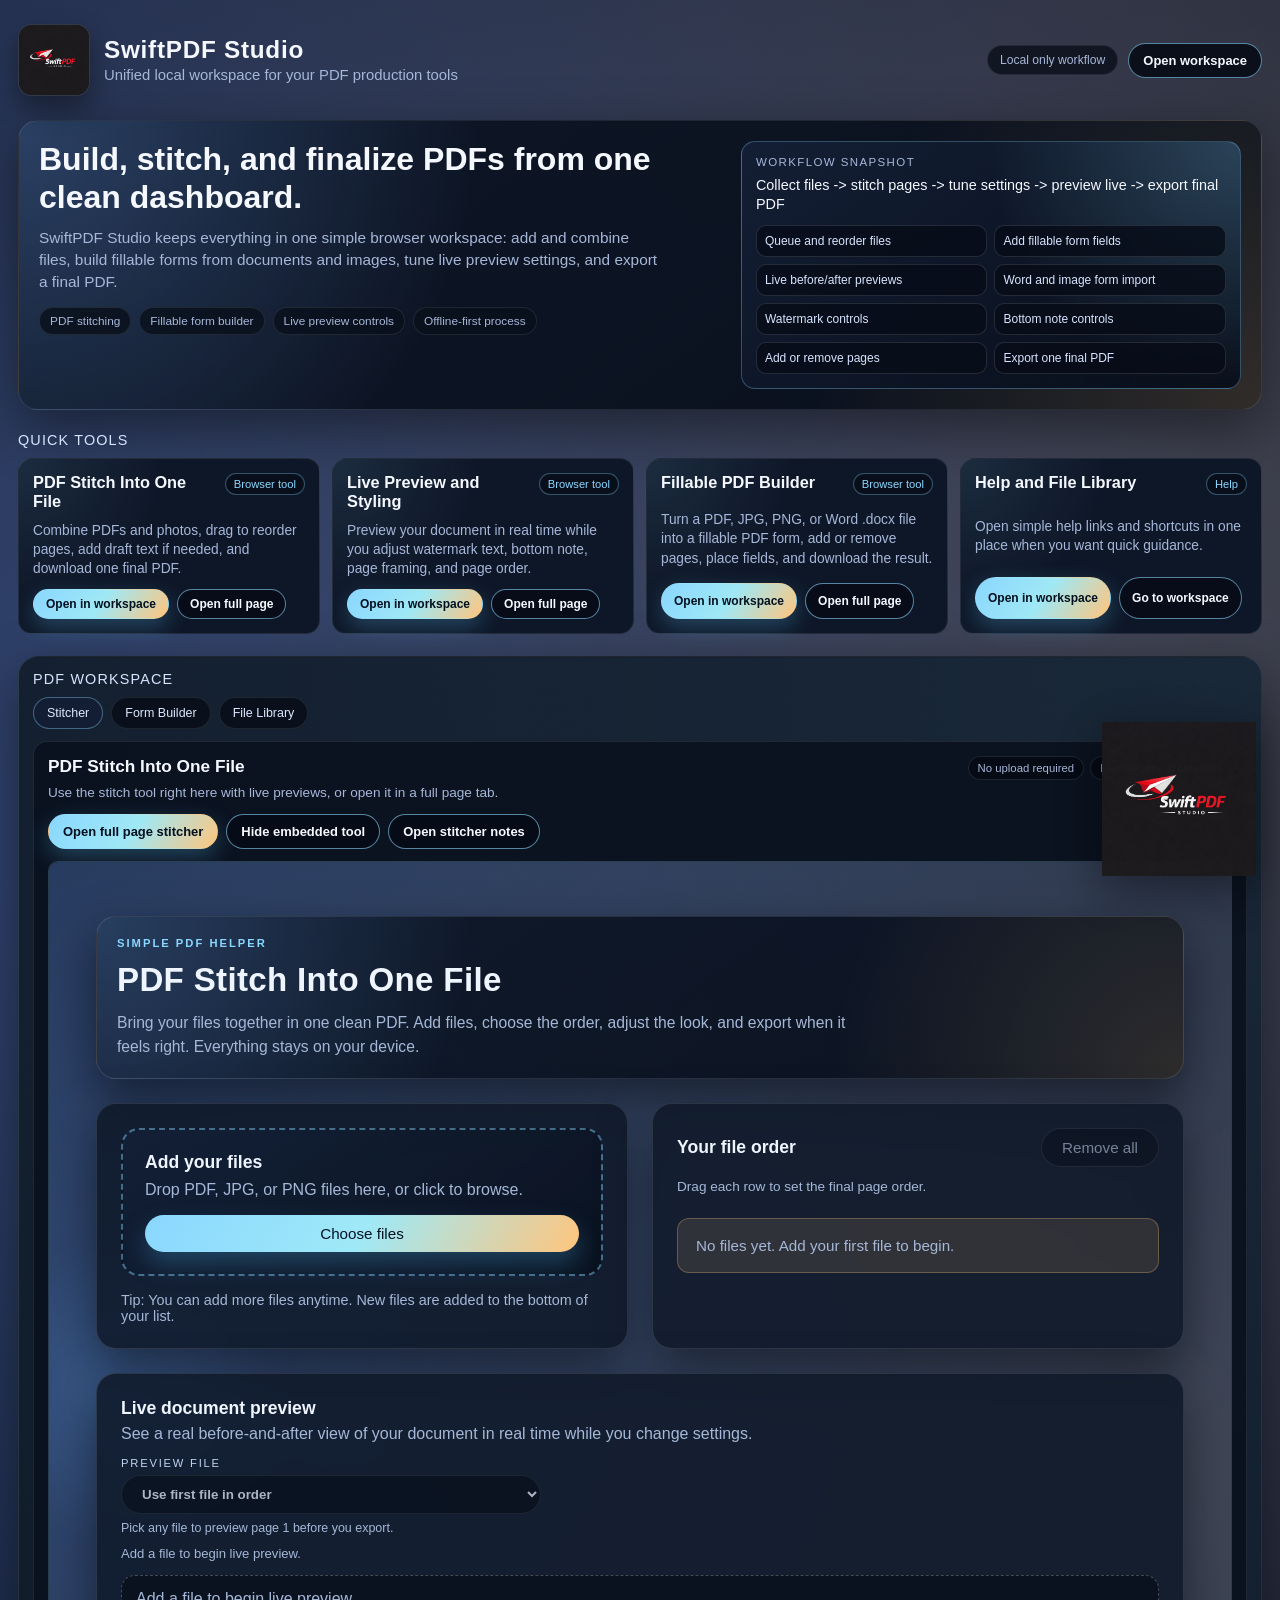
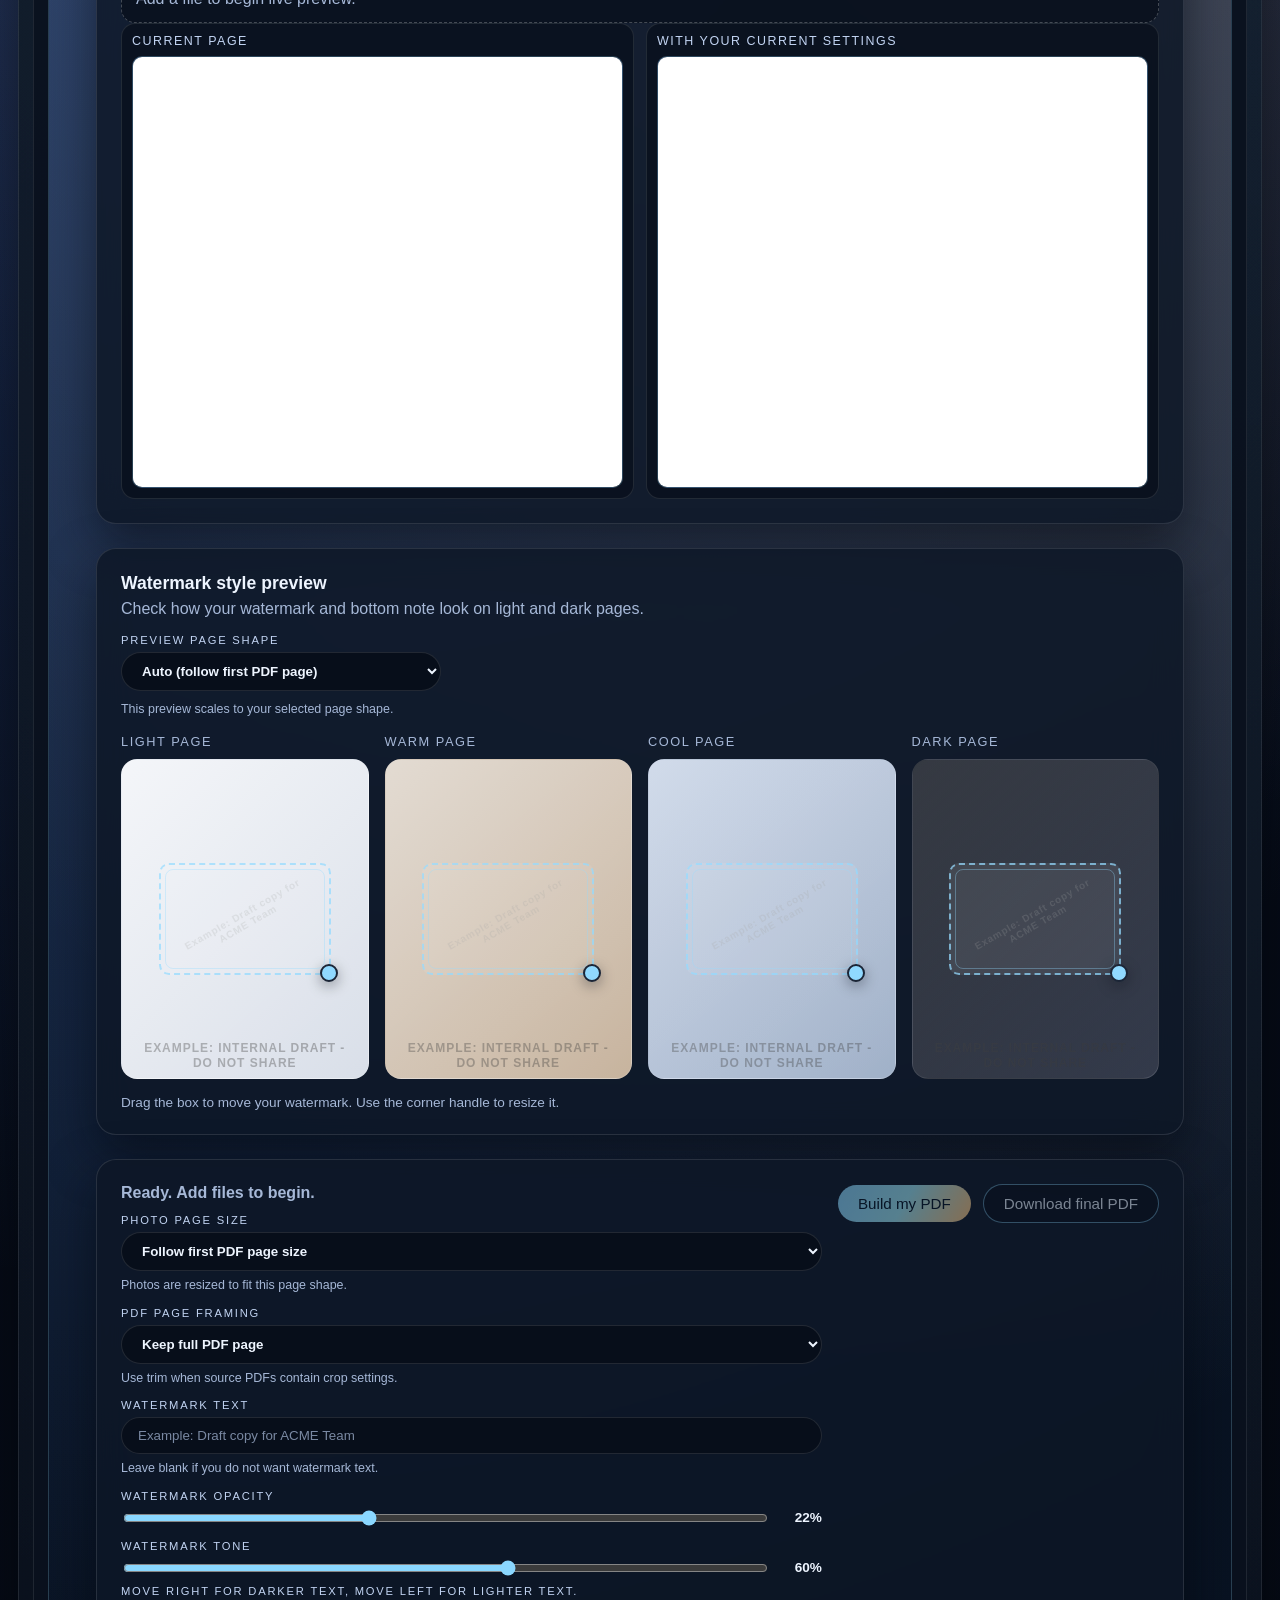
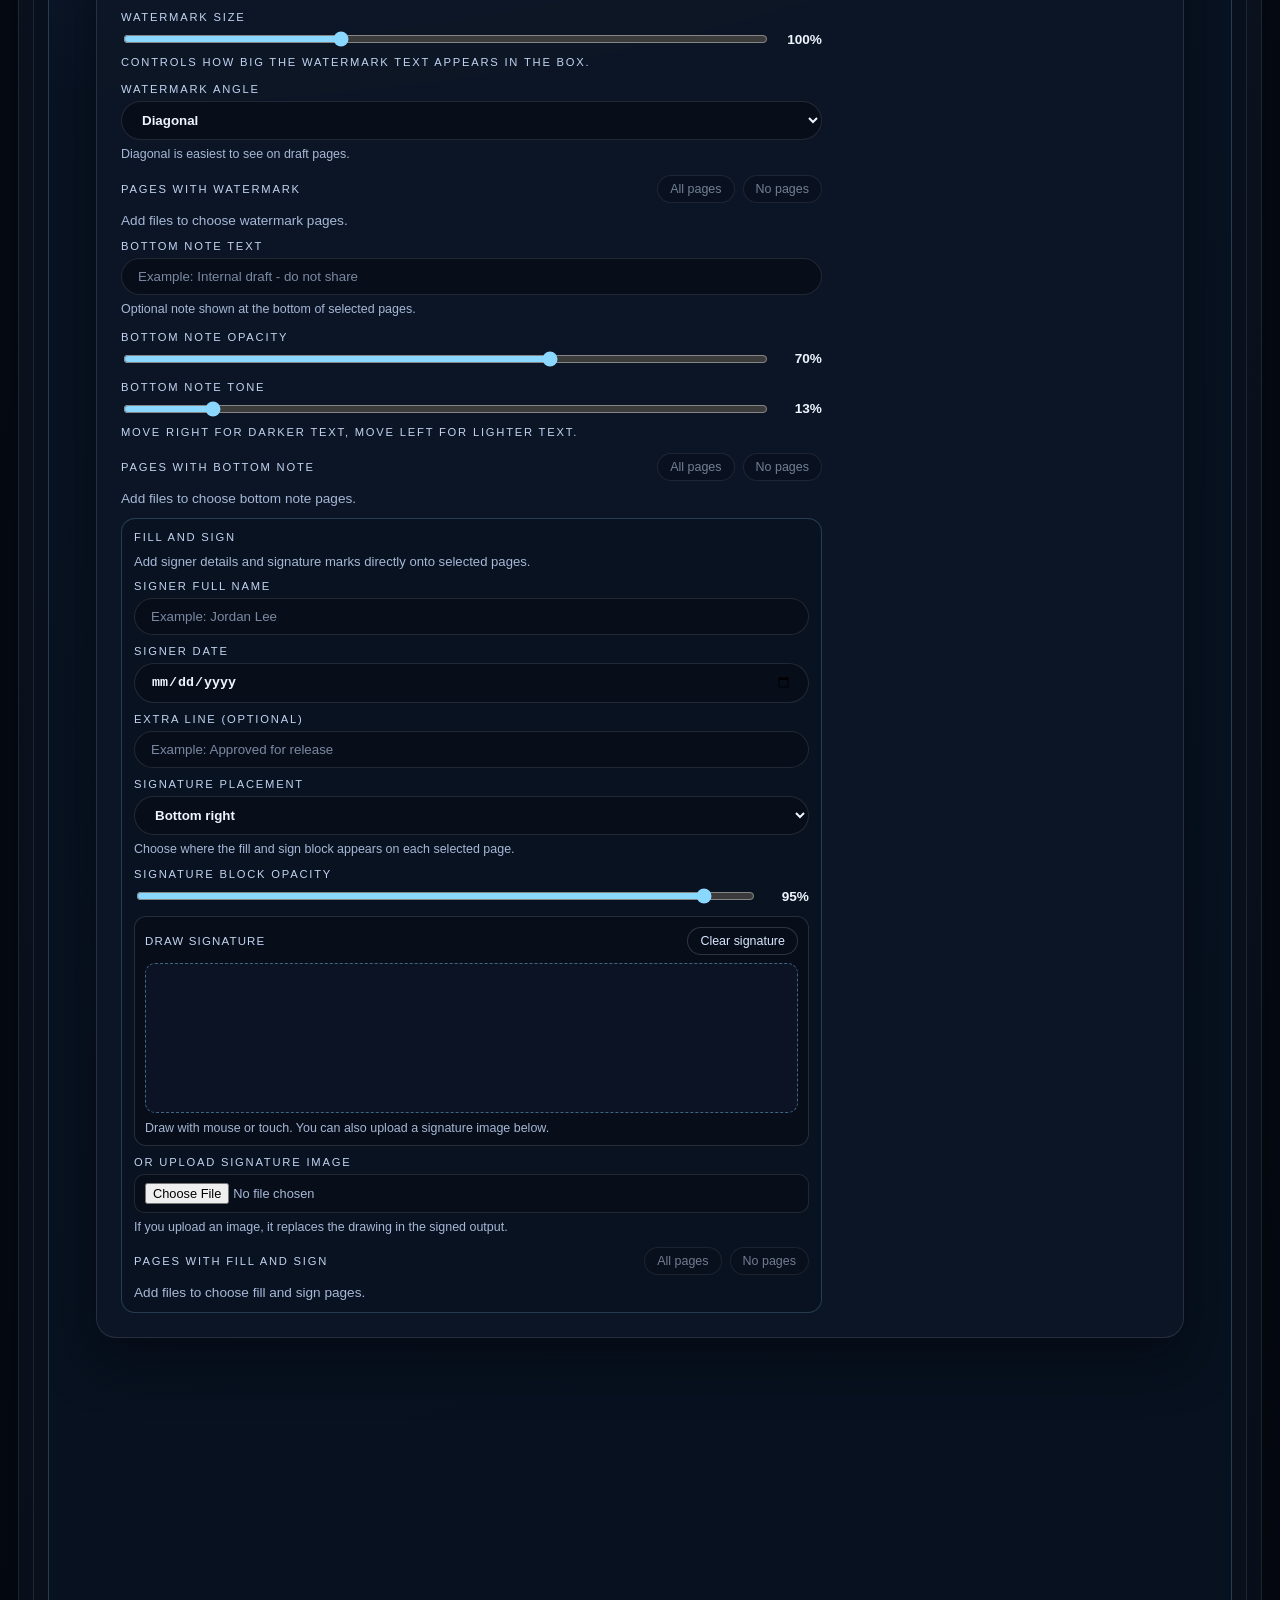
<file: index.html>
<!DOCTYPE html>
<html lang="en">
<head>
  <meta charset="UTF-8" />
  <meta name="viewport" content="width=device-width, initial-scale=1" />
  <title>SwiftPDF Studio - Unified Dashboard</title>
  <link rel="icon" href="data:image/svg+xml,%3Csvg xmlns='http://www.w3.org/2000/svg' viewBox='0 0 100 100'%3E%3Ctext y='.9em' font-size='90'%3E%F0%9F%92%BB%3C/text%3E%3C/svg%3E" />
  <link rel="stylesheet" href="dashboard.css" />
</head>
<body>
  <div class="app">
    <header class="topbar">
      <div class="brand">
        <div class="brand-mark" aria-hidden="true">
          <img class="brand-logo" src="./SwiftPDF%20Studio%20Logo.png" alt="" />
        </div>
        <div class="brand-copy">
          <div class="brand-title">SwiftPDF Studio</div>
          <div class="brand-subtitle">Unified local workspace for your PDF production tools</div>
        </div>
      </div>
      <div class="topbar-actions">
        <div class="chip">Local only workflow</div>
        <button class="btn btn-outline" type="button" data-action="open-workspace">Open workspace</button>
      </div>
    </header>

    <section class="hero">
      <div class="hero-main">
        <h1>Build, stitch, and finalize PDFs from one clean dashboard.</h1>
        <p>
          SwiftPDF Studio keeps everything in one simple browser workspace:
          add and combine files, build fillable forms from documents and images, tune live preview settings, and export a final PDF.
        </p>
        <div class="hero-tags">
          <span>PDF stitching</span>
          <span>Fillable form builder</span>
          <span>Live preview controls</span>
          <span>Offline-first process</span>
        </div>
      </div>
      <div class="hero-visual">
        <div class="hero-visual-title">Workflow snapshot</div>
        <div class="hero-visual-body">Collect files -> stitch pages -> tune settings -> preview live -> export final PDF</div>
          <div class="hero-visual-grid">
          <div class="visual-chip">Queue and reorder files</div>
          <div class="visual-chip">Add fillable form fields</div>
          <div class="visual-chip">Live before/after previews</div>
          <div class="visual-chip">Word and image form import</div>
          <div class="visual-chip">Watermark controls</div>
          <div class="visual-chip">Bottom note controls</div>
          <div class="visual-chip">Add or remove pages</div>
          <div class="visual-chip">Export one final PDF</div>
        </div>
      </div>
    </section>

    <section class="quick-tools">
      <div class="section-title">Quick tools</div>
      <div class="tool-grid">
        <article class="tool-card" data-target="stitch">
          <div class="tool-head">
            <h3>PDF Stitch Into One File</h3>
            <span class="tool-tag">Browser tool</span>
          </div>
          <p>Combine PDFs and photos, drag to reorder pages, add draft text if needed, and download one final PDF.</p>
          <div class="tool-actions">
            <button class="btn btn-small" type="button" data-target="stitch">Open in workspace</button>
            <a class="btn btn-small btn-outline" href="./PDF%20Stitch%20Into%20One%20File/index.html" target="_blank" rel="noopener">Open full page</a>
          </div>
        </article>

        <article class="tool-card" data-target="stitch">
          <div class="tool-head">
            <h3>Live Preview and Styling</h3>
            <span class="tool-tag">Browser tool</span>
          </div>
          <p>Preview your document in real time while you adjust watermark text, bottom note, page framing, and page order.</p>
          <div class="tool-actions">
            <button class="btn btn-small" type="button" data-target="stitch">Open in workspace</button>
            <a class="btn btn-small btn-outline" href="./PDF%20Stitch%20Into%20One%20File/index.html" target="_blank" rel="noopener">Open full page</a>
          </div>
        </article>

        <article class="tool-card" data-target="forms">
          <div class="tool-head">
            <h3>Fillable PDF Builder</h3>
            <span class="tool-tag">Browser tool</span>
          </div>
          <p>Turn a PDF, JPG, PNG, or Word .docx file into a fillable PDF form, add or remove pages, place fields, and download the result.</p>
          <div class="tool-actions">
            <button class="btn btn-small" type="button" data-target="forms">Open in workspace</button>
            <a class="btn btn-small btn-outline" href="./Fillable%20PDF%20Builder/index.html" target="_blank" rel="noopener">Open full page</a>
          </div>
        </article>

        <article class="tool-card" data-target="library">
          <div class="tool-head">
            <h3>Help and File Library</h3>
            <span class="tool-tag">Help</span>
          </div>
          <p>Open simple help links and shortcuts in one place when you want quick guidance.</p>
          <div class="tool-actions">
            <button class="btn btn-small" type="button" data-target="library">Open in workspace</button>
            <button class="btn btn-small btn-outline" type="button" data-action="open-workspace">Go to workspace</button>
          </div>
        </article>
      </div>
    </section>

    <section class="workspace-wrap" id="workspace">
      <div class="section-title">PDF workspace</div>

      <div class="workspace-tabs">
        <button class="tab active" type="button" data-target="stitch">Stitcher</button>
        <button class="tab" type="button" data-target="forms">Form Builder</button>
        <button class="tab" type="button" data-target="library">File Library</button>
      </div>

      <div class="workspace-panels">
        <article class="panel active" id="panel-stitch">
          <div class="panel-header">
            <div>
              <h2>PDF Stitch Into One File</h2>
              <p>Use the stitch tool right here with live previews, or open it in a full page tab.</p>
            </div>
            <div class="panel-badges">
              <span>No upload required</span>
              <span>Live document previews</span>
            </div>
          </div>
          <div class="panel-actions">
            <a class="btn" href="./PDF%20Stitch%20Into%20One%20File/index.html" target="_blank" rel="noopener">Open full page stitcher</a>
            <button class="btn btn-outline" type="button" data-action="toggle-embed" data-embed-wrap="stitch-embed-wrap">Hide embedded tool</button>
            <a class="btn btn-outline" href="./PDF%20Stitch%20Into%20One%20File/README.md" target="_blank" rel="noopener">Open stitcher notes</a>
          </div>
          <div class="embed-wrap" id="stitch-embed-wrap">
            <iframe
              id="stitch-embed"
              title="PDF Stitch Into One File"
              src="./PDF%20Stitch%20Into%20One%20File/index.html"
              loading="lazy"></iframe>
          </div>
        </article>

        <article class="panel" id="panel-forms">
          <div class="panel-header">
            <div>
              <h2>Fillable PDF Builder</h2>
              <p>Use the browser form builder right here to turn a document into a fillable PDF with editable fields and page controls.</p>
            </div>
            <div class="panel-badges">
              <span>PDF, JPG, PNG, DOCX</span>
              <span>Page add and remove</span>
            </div>
          </div>
          <div class="panel-actions">
            <a class="btn" href="./Fillable%20PDF%20Builder/index.html" target="_blank" rel="noopener">Open full page form builder</a>
            <button class="btn btn-outline" type="button" data-action="toggle-embed" data-embed-wrap="forms-embed-wrap">Hide embedded tool</button>
          </div>
          <div class="embed-wrap" id="forms-embed-wrap">
            <iframe
              id="forms-embed"
              title="Fillable PDF Builder"
              src="./Fillable%20PDF%20Builder/index.html"
              loading="lazy"></iframe>
          </div>
        </article>

        <article class="panel" id="panel-library">
          <div class="panel-header">
            <div>
              <h2>Suite File Library</h2>
              <p>Helpful links for browser-based use of SwiftPDF Studio.</p>
            </div>
            <div class="panel-badges">
              <span>Fast navigation</span>
              <span>Novice friendly</span>
            </div>
          </div>

          <div class="library-grid">
            <section class="meta-card">
              <h3>Start here</h3>
              <a href="./PDF%20Stitch%20Into%20One%20File/index.html" target="_blank" rel="noopener">Open stitcher app</a>
              <a href="./Fillable%20PDF%20Builder/index.html" target="_blank" rel="noopener">Open fillable form builder</a>
              <a href="./index.html" target="_blank" rel="noopener">Open dashboard home</a>
              <a href="./PDF%20Stitch%20Into%20One%20File/index.html" target="_blank" rel="noopener">Open full-page stitcher</a>
              <a href="./PDF%20Stitch%20Into%20One%20File/README.md" target="_blank" rel="noopener">Open quick guide</a>
            </section>

            <section class="meta-card">
              <h3>Brand and help</h3>
              <a href="./PDF%20Stitch%20Into%20One%20File/README.md" target="_blank" rel="noopener">Open usage guide</a>
              <a href="./PDF%20Stitch%20Into%20One%20File/index.html" target="_blank" rel="noopener">Open browser tool directly</a>
              <a href="./Fillable%20PDF%20Builder/index.html" target="_blank" rel="noopener">Open form tool directly</a>
              <a href="./SwiftPDF%20Studio%20Logo.png" target="_blank" rel="noopener">Open logo image</a>
            </section>

            <section class="meta-card">
              <h3>Suite startup helpers</h3>
              <button class="btn btn-outline" type="button" data-target="stitch">Go to Stitcher panel</button>
              <button class="btn btn-outline" type="button" data-target="forms">Go to Form Builder panel</button>
              <button class="btn btn-outline" type="button" data-target="library">Stay on File Library panel</button>
              <button class="btn btn-outline" type="button" data-action="open-workspace">Return to workspace top</button>
            </section>
          </div>
        </article>
      </div>
    </section>

    <footer class="footer">
      <span>SwiftPDF Studio by GTBailey Tech Solutions LLC</span>
      <span id="year"></span>
    </footer>
  </div>

  <script src="dashboard.js"></script>
</body>
</html>
</file>
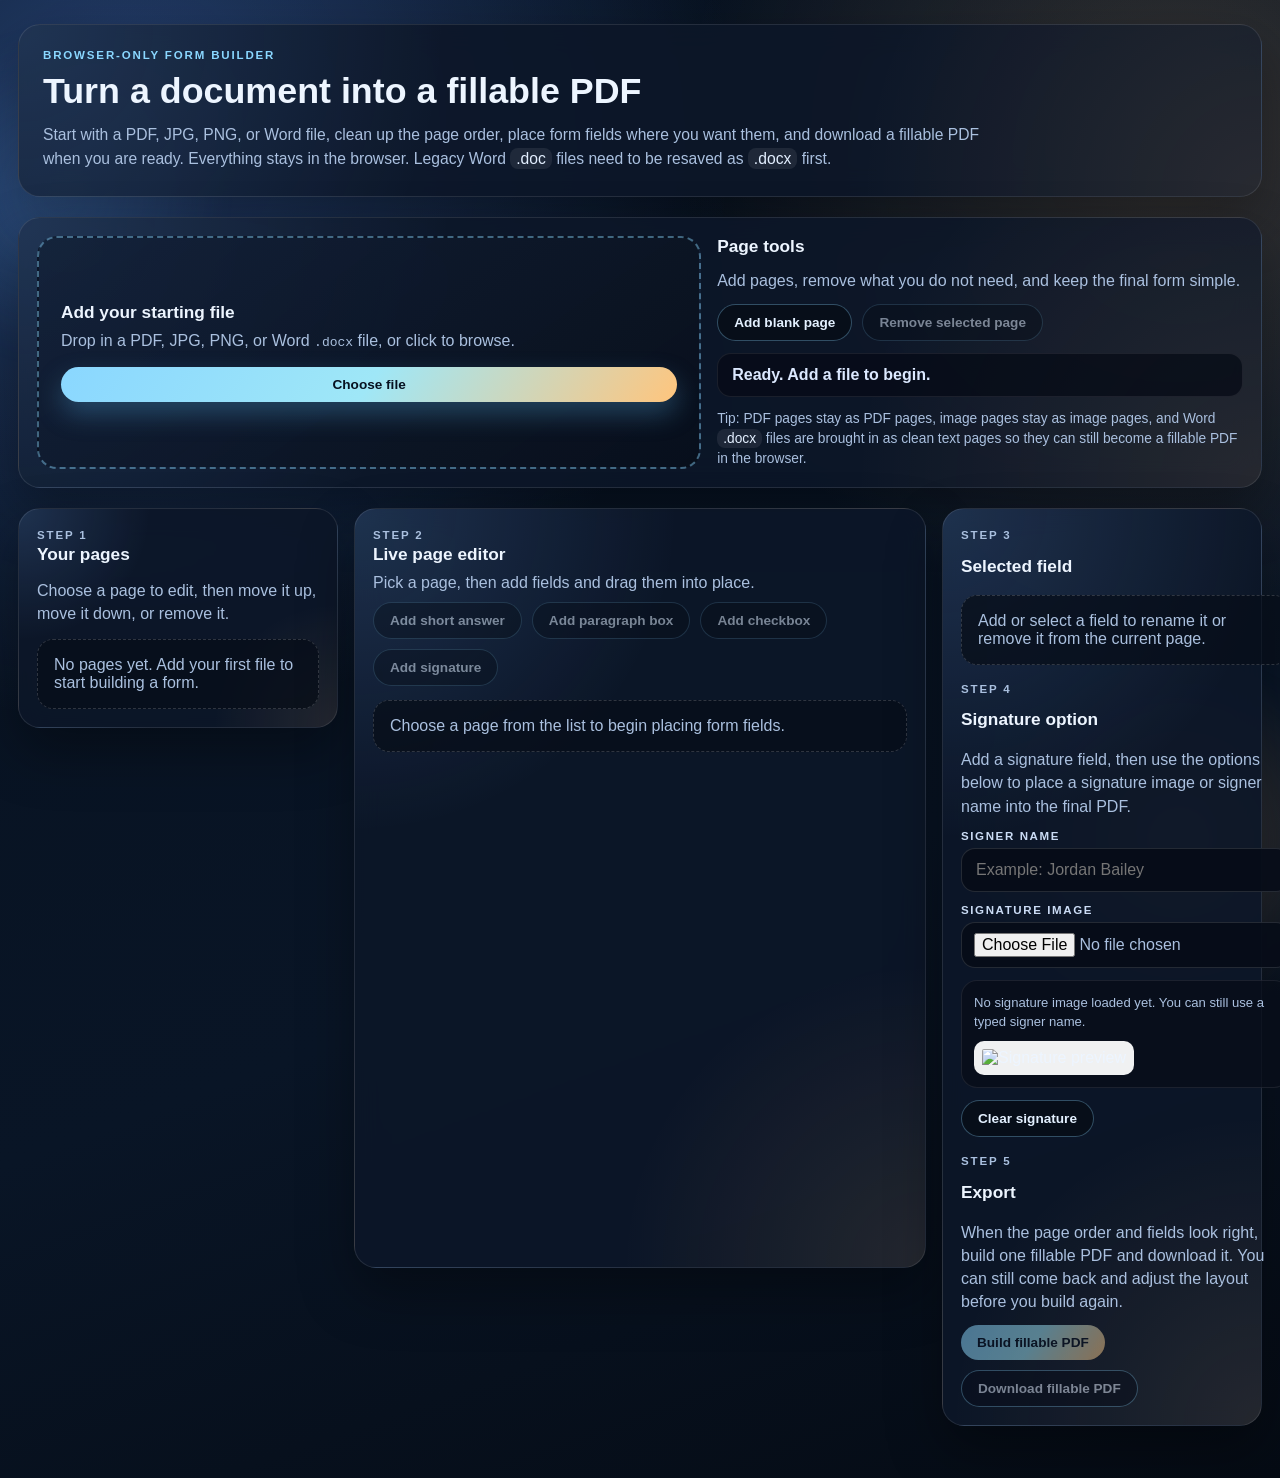
<file: Fillable PDF Builder/index.html>
<!doctype html>
<html lang="en">
  <head>
    <meta charset="UTF-8" />
    <meta name="viewport" content="width=device-width, initial-scale=1" />
    <title>SwiftPDF Studio - Fillable PDF Builder</title>
    <link rel="icon" href="data:image/svg+xml,%3Csvg xmlns='http://www.w3.org/2000/svg' viewBox='0 0 100 100'%3E%3Ctext y='.9em' font-size='90'%3E%F0%9F%92%BB%3C/text%3E%3C/svg%3E" />
    <link rel="stylesheet" href="styles.css?v=20260331d" />
  </head>
  <body>
    <div class="ambient orb-one"></div>
    <div class="ambient orb-two"></div>

    <main class="shell">
      <header class="hero">
        <p class="eyebrow">Browser-only form builder</p>
        <h1>Turn a document into a fillable PDF</h1>
        <p class="subhead">
          Start with a PDF, JPG, PNG, or Word file, clean up the page order, place form fields where you want them,
          and download a fillable PDF when you are ready. Everything stays in the browser. Legacy Word
          <code>.doc</code> files need to be resaved as <code>.docx</code> first.
        </p>
      </header>

      <section class="panel top-grid">
        <div class="dropzone" id="dropzone">
          <div class="dropzone-copy">
            <h2>Add your starting file</h2>
            <p>Drop in a PDF, JPG, PNG, or Word <code>.docx</code> file, or click to browse.</p>
          </div>
          <button type="button" class="primary" id="browseBtn">Choose file</button>
          <input
            id="fileInput"
            type="file"
            multiple
            accept=".pdf,.jpg,.jpeg,.png,.doc,.docx,application/pdf,image/jpeg,image/png,application/msword,application/vnd.openxmlformats-officedocument.wordprocessingml.document" />
        </div>

        <div class="quick-actions">
          <div class="quick-actions-head">
            <h2>Page tools</h2>
            <p>Add pages, remove what you do not need, and keep the final form simple.</p>
          </div>
          <div class="quick-actions-buttons">
            <button type="button" class="ghost" id="addBlankPageBtn">Add blank page</button>
            <button type="button" class="ghost" id="removePageBtn" disabled>Remove selected page</button>
          </div>
          <div class="status" id="status">Ready. Add a file to begin.</div>
          <p class="quick-note">
            Tip: PDF pages stay as PDF pages, image pages stay as image pages, and Word <code>.docx</code> files are
            brought in as clean text pages so they can still become a fillable PDF in the browser.
          </p>
        </div>
      </section>

      <section class="workspace">
        <aside class="panel rail">
          <div class="rail-head">
            <div>
              <p class="mini-label">Step 1</p>
              <h2>Your pages</h2>
            </div>
            <p>Choose a page to edit, then move it up, move it down, or remove it.</p>
          </div>
          <ul class="page-list" id="pageList"></ul>
          <div class="empty-state" id="pageEmpty">No pages yet. Add your first file to start building a form.</div>
        </aside>

        <section class="panel editor">
          <div class="editor-head">
            <div>
              <p class="mini-label">Step 2</p>
              <h2>Live page editor</h2>
              <p>Pick a page, then add fields and drag them into place.</p>
            </div>
            <div class="tool-row">
              <button type="button" class="ghost" id="addTextFieldBtn">Add short answer</button>
              <button type="button" class="ghost" id="addTextareaFieldBtn">Add paragraph box</button>
              <button type="button" class="ghost" id="addCheckboxFieldBtn">Add checkbox</button>
              <button type="button" class="ghost" id="addSignatureFieldBtn">Add signature</button>
            </div>
          </div>

          <div class="editor-empty" id="editorEmpty">Choose a page from the list to begin placing form fields.</div>

          <div class="editor-stage-wrap" id="editorStageWrap" hidden>
            <div class="editor-meta">
              <div class="editor-meta-title" id="selectedPageTitle">No page selected</div>
              <div class="editor-meta-copy" id="selectedPageMeta">Page details will appear here.</div>
            </div>
            <div class="page-frame" id="pageFrame" style="--page-ratio: 0.7727">
              <div class="page-surface" id="pageSurface">
                <canvas id="pdfCanvas" hidden></canvas>
                <img id="imagePreview" alt="" hidden />
                <div class="docx-preview" id="docxPreview" hidden></div>
                <div class="blank-preview" id="blankPreview" hidden>
                  <span>Blank page ready for fields</span>
                </div>
                <div class="field-layer" id="fieldLayer"></div>
              </div>
            </div>
            <p class="editor-hint">
              Drag a field to move it. Use the bottom-right handle to resize it. Checkbox labels stay beside the box so
              the form is easier to read.
            </p>
          </div>
        </section>

        <aside class="panel inspector">
          <div class="inspector-block">
            <p class="mini-label">Step 3</p>
            <h2>Selected field</h2>
            <div class="inspector-empty" id="fieldEmpty">
              Add or select a field to rename it or remove it from the current page.
            </div>

            <div class="field-settings" id="fieldSettings" hidden>
              <label class="input-group">
                <span>Field label</span>
                <input id="fieldLabelInput" type="text" placeholder="Example: Full name" />
              </label>

              <div class="field-summary" id="fieldSummary"></div>

              <div class="inspector-actions">
                <button type="button" class="ghost" id="removeFieldBtn">Remove selected field</button>
              </div>
            </div>
          </div>

          <div class="inspector-block signature-block">
            <p class="mini-label">Step 4</p>
            <h2>Signature option</h2>
            <p>Add a signature field, then use the options below to place a signature image or signer name into the final PDF.</p>

            <label class="input-group">
              <span>Signer name</span>
              <input id="signatureNameInput" type="text" placeholder="Example: Jordan Bailey" />
            </label>

            <label class="input-group file-group">
              <span>Signature image</span>
              <input id="signatureUploadInput" type="file" accept="image/png,image/jpeg" />
            </label>

            <div class="signature-preview-card" id="signaturePreviewCard">
              <div class="signature-preview-copy" id="signaturePreviewCopy">No signature image loaded yet. You can still use a typed signer name.</div>
              <img id="signaturePreviewImage" alt="Signature preview" hidden />
            </div>

            <div class="inspector-actions">
              <button type="button" class="ghost" id="clearSignatureBtn">Clear signature</button>
            </div>
          </div>

          <div class="inspector-block export-block">
            <p class="mini-label">Step 5</p>
            <h2>Export</h2>
            <p>
              When the page order and fields look right, build one fillable PDF and download it. You can still come
              back and adjust the layout before you build again.
            </p>
            <div class="export-actions">
              <button type="button" class="primary" id="buildBtn" disabled>Build fillable PDF</button>
              <a class="secondary disabled" id="downloadLink" href="#" download="swiftpdf-fillable-form.pdf">Download fillable PDF</a>
            </div>
          </div>
        </aside>
      </section>
    </main>

    <noscript>
      <div class="noscript">Please enable JavaScript to use the fillable PDF builder.</div>
    </noscript>

    <script src="vendor/pdf-lib.min.js?v=20260331d"></script>
    <script src="vendor/pdf.min.js?v=20260331d"></script>
    <script src="vendor/mammoth.browser.min.js?v=20260331d"></script>
    <script src="app.js?v=20260331d"></script>
  </body>
</html>
</file>
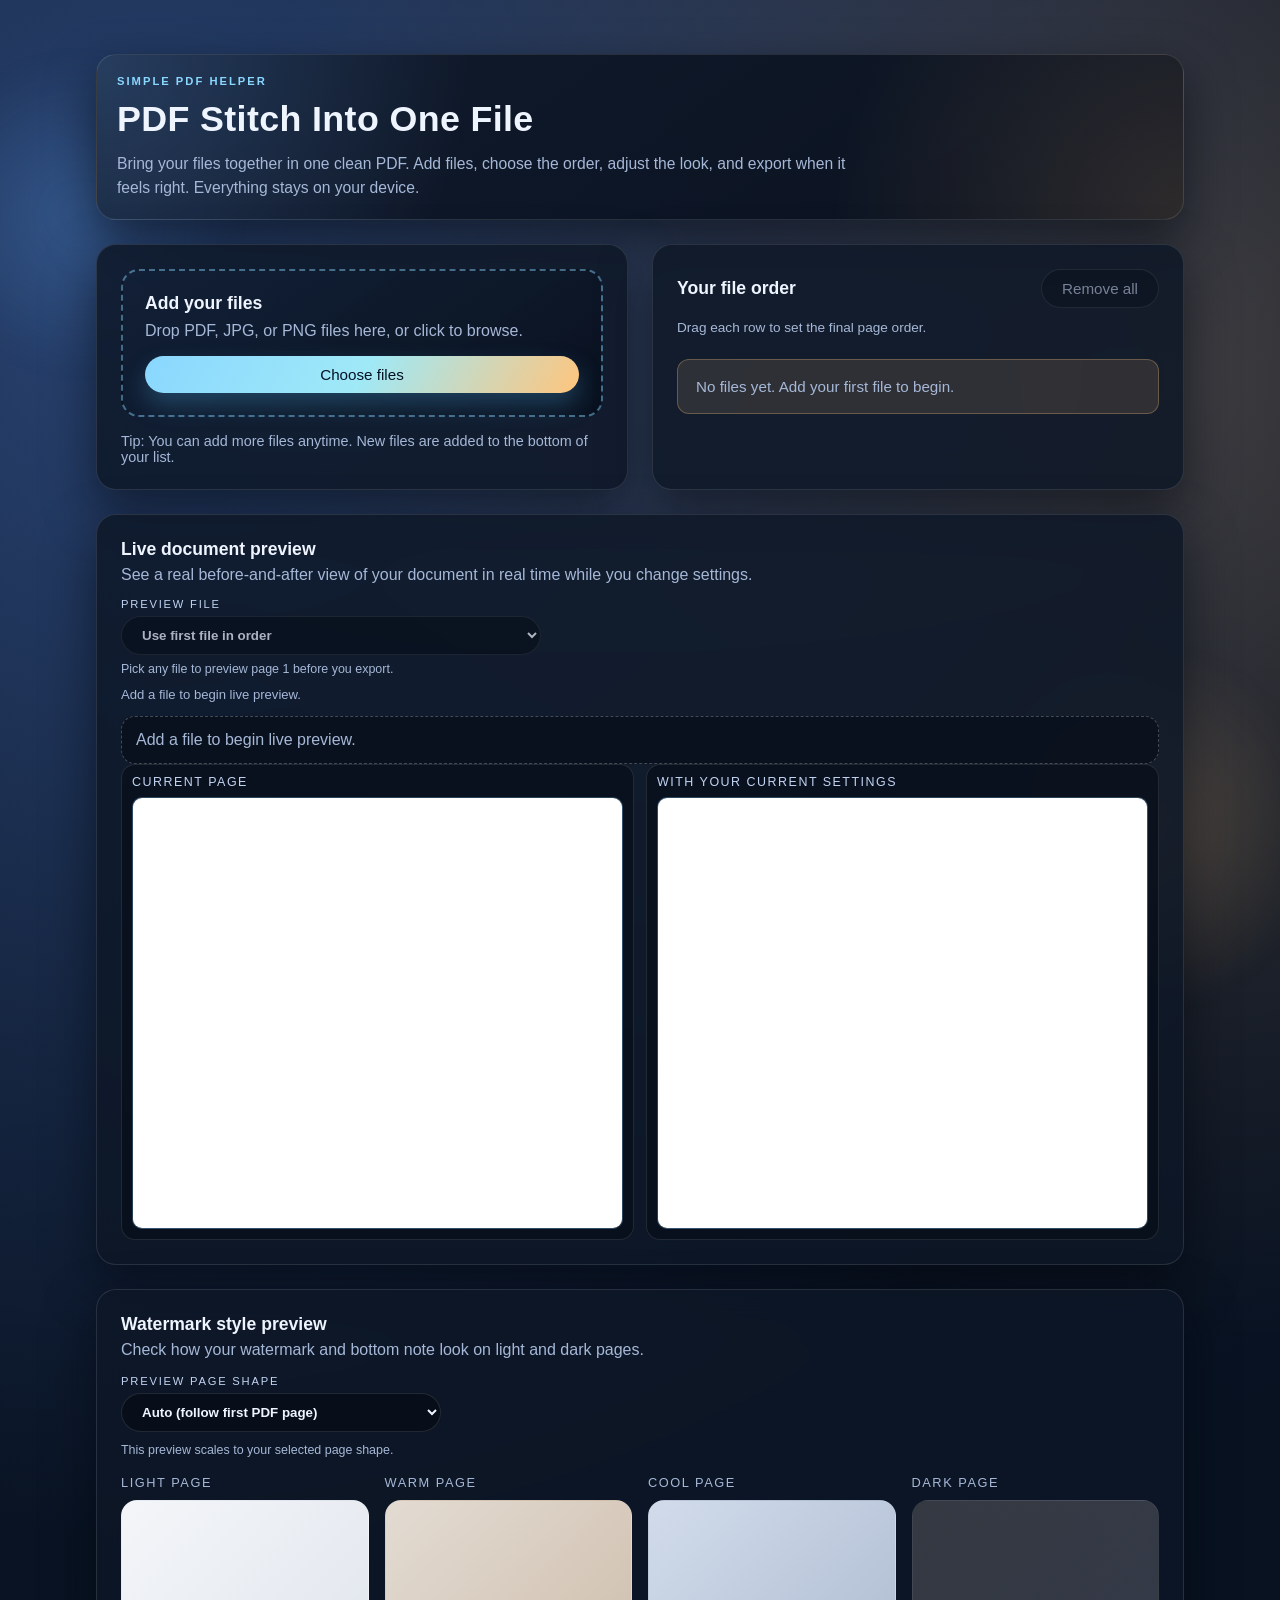
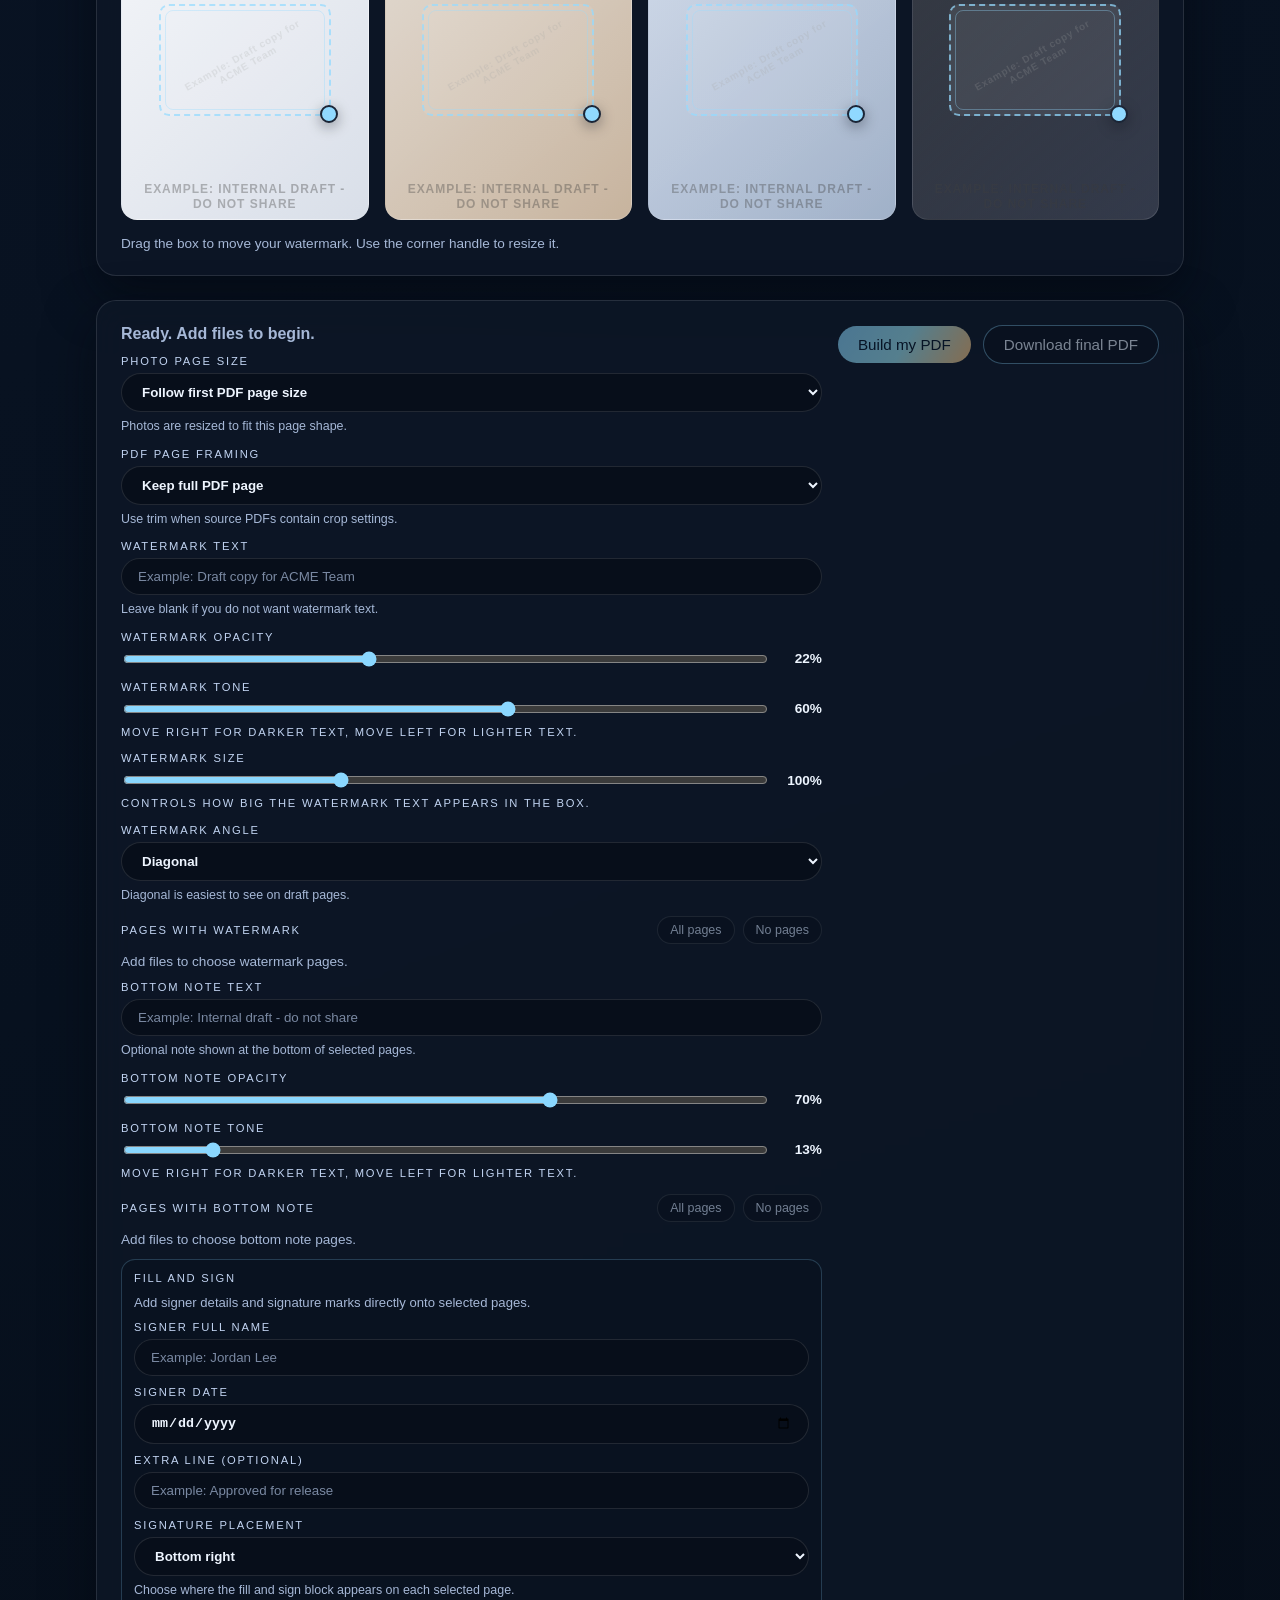
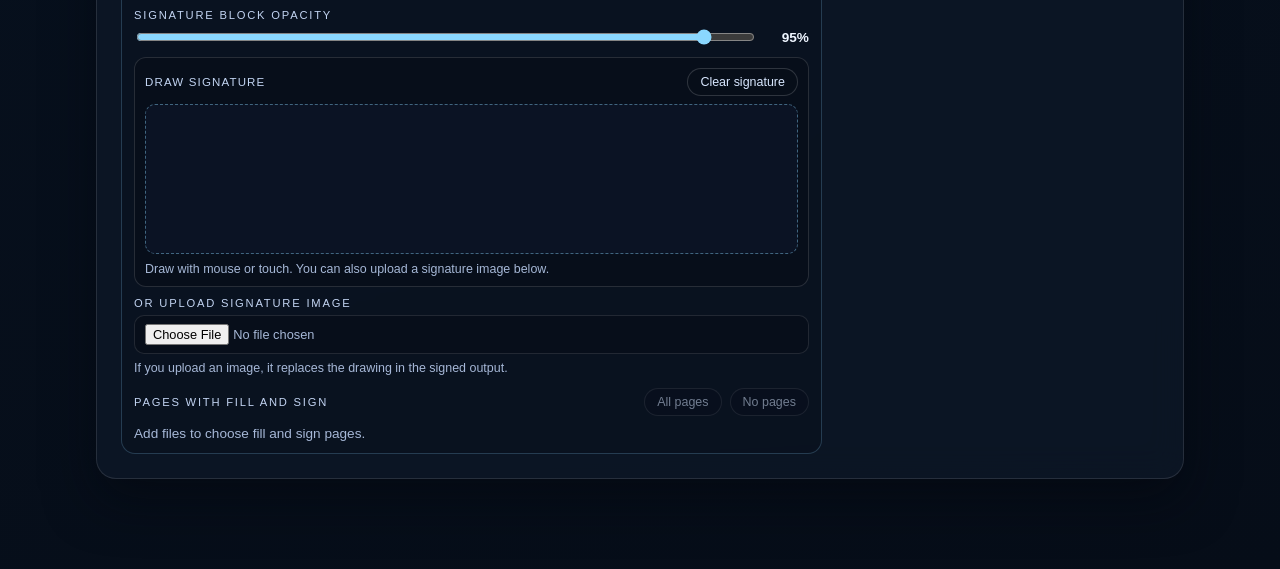
<file: PDF Stitch Into One File/index.html>
<!doctype html>
<html lang="en">
  <head>
    <meta charset="UTF-8" />
    <meta name="viewport" content="width=device-width, initial-scale=1" />
    <title>SwiftPDF Studio - PDF Stitch Into One File</title>
    <link rel="icon" href="data:image/svg+xml,%3Csvg xmlns='http://www.w3.org/2000/svg' viewBox='0 0 100 100'%3E%3Ctext y='.9em' font-size='90'%3E%F0%9F%92%BB%3C/text%3E%3C/svg%3E" />
    <link rel="stylesheet" href="styles.css" />
  </head>
  <body>
    <div class="ambient orb-one"></div>
    <div class="ambient orb-two"></div>

    <main class="stage">
      <header class="hero" style="--delay: 0ms">
        <p class="eyebrow">Simple PDF helper</p>
        <h1>PDF Stitch Into One File</h1>
        <p class="subhead">
          Bring your files together in one clean PDF. Add files, choose the order, adjust the look, and export when
          it feels right. Everything stays on your device.
        </p>
      </header>

      <section class="panel upload-panel" style="--delay: 80ms">
        <div class="dropzone" id="dropzone">
          <div class="dropzone-copy">
            <h2>Add your files</h2>
            <p>Drop PDF, JPG, or PNG files here, or click to browse.</p>
          </div>
          <button type="button" class="primary" id="browseBtn">Choose files</button>
          <input id="fileInput" type="file" accept="application/pdf,image/jpeg,image/png" multiple />
        </div>
        <p class="hint">Tip: You can add more files anytime. New files are added to the bottom of your list.</p>
      </section>

      <section class="panel queue-panel" style="--delay: 160ms">
        <div class="queue-header">
          <h2>Your file order</h2>
          <button type="button" class="ghost" id="clearBtn">Remove all</button>
        </div>
        <p class="queue-hint">Drag each row to set the final page order.</p>
        <ul id="fileList" class="file-list"></ul>
        <div id="emptyState" class="empty-state">No files yet. Add your first file to begin.</div>
      </section>

      <section class="panel doc-preview-panel" style="--delay: 200ms">
        <div class="doc-preview-header">
          <h2>Live document preview</h2>
          <p>See a real before-and-after view of your document in real time while you change settings.</p>
        </div>
        <div class="doc-preview-controls">
          <label class="select-group compact">
            <span>Preview file</span>
            <select id="livePreviewSource">
              <option value="auto">Use first file in order</option>
            </select>
            <span class="select-hint">Pick any file to preview page 1 before you export.</span>
          </label>
          <div class="doc-preview-meta" id="livePreviewMeta">Add a file to begin live preview.</div>
        </div>
        <div class="doc-preview-empty" id="livePreviewEmpty">Live preview will appear here.</div>
        <div class="doc-preview-grid" id="livePreviewGrid" hidden>
          <article class="doc-preview-card">
            <div class="doc-preview-title">Current page</div>
            <div class="doc-preview-frame-wrap">
              <iframe id="livePreviewBefore" title="Current page preview"></iframe>
            </div>
          </article>
          <article class="doc-preview-card">
            <div class="doc-preview-title">With your current settings</div>
            <div class="doc-preview-frame-wrap">
              <iframe id="livePreviewAfter" title="Updated page preview"></iframe>
            </div>
          </article>
        </div>
      </section>

      <section class="panel preview-panel" style="--delay: 220ms">
        <div class="preview-header">
          <h2>Watermark style preview</h2>
          <p>Check how your watermark and bottom note look on light and dark pages.</p>
        </div>
        <div class="preview-controls">
          <label class="select-group compact">
            <span>Preview page shape</span>
            <select id="previewOrientation">
              <option value="auto">Auto (follow first PDF page)</option>
              <option value="portrait">Portrait page</option>
              <option value="landscape">Landscape page</option>
            </select>
          </label>
          <span class="preview-control-hint">This preview scales to your selected page shape.</span>
        </div>
        <div class="preview-grid" id="previewGrid">
          <div class="preview-card">
            <div class="preview-label">Light page</div>
            <div class="preview-canvas preview-light">
              <span class="preview-watermark" data-preview-watermark></span>
              <span class="preview-footer" data-preview-footer></span>
              <div class="preview-frame" data-preview-frame>
                <div class="preview-handle" data-preview-handle aria-hidden="true"></div>
              </div>
            </div>
          </div>
          <div class="preview-card">
            <div class="preview-label">Warm page</div>
            <div class="preview-canvas preview-warm">
              <span class="preview-watermark" data-preview-watermark></span>
              <span class="preview-footer" data-preview-footer></span>
              <div class="preview-frame" data-preview-frame>
                <div class="preview-handle" data-preview-handle aria-hidden="true"></div>
              </div>
            </div>
          </div>
          <div class="preview-card">
            <div class="preview-label">Cool page</div>
            <div class="preview-canvas preview-cool">
              <span class="preview-watermark" data-preview-watermark></span>
              <span class="preview-footer" data-preview-footer></span>
              <div class="preview-frame" data-preview-frame>
                <div class="preview-handle" data-preview-handle aria-hidden="true"></div>
              </div>
            </div>
          </div>
          <div class="preview-card">
            <div class="preview-label">Dark page</div>
            <div class="preview-canvas preview-dark">
              <span class="preview-watermark" data-preview-watermark></span>
              <span class="preview-footer" data-preview-footer></span>
              <div class="preview-frame" data-preview-frame>
                <div class="preview-handle" data-preview-handle aria-hidden="true"></div>
              </div>
            </div>
          </div>
        </div>
        <p class="preview-hint">Drag the box to move your watermark. Use the corner handle to resize it.</p>
      </section>

      <section class="panel actions-panel" style="--delay: 280ms">
        <div class="status-area">
          <div class="status" id="status">Ready. Add files to begin.</div>
          <label class="select-group">
            <span>Photo page size</span>
            <select id="imagePageSize">
              <option value="match">Follow first PDF page size</option>
              <option value="letter">US Letter (8.5 x 11 in)</option>
              <option value="a4">A4 (210 x 297 mm)</option>
            </select>
            <span class="select-hint">Photos are resized to fit this page shape.</span>
          </label>
          <label class="select-group">
            <span>PDF page framing</span>
            <select id="pdfPageFit">
              <option value="original">Keep full PDF page</option>
              <option value="trim">Trim extra margins (if available)</option>
            </select>
            <span class="select-hint">Use trim when source PDFs contain crop settings.</span>
          </label>
          <label class="input-group">
            <span>Watermark text</span>
            <input id="watermarkText" type="text" placeholder="Example: Draft copy for ACME Team" />
            <span class="input-hint">Leave blank if you do not want watermark text.</span>
          </label>
          <label class="slider-group">
            <span>Watermark opacity</span>
            <div class="slider-row">
              <input id="watermarkOpacity" type="range" min="0.05" max="0.5" step="0.01" value="0.22" />
              <span id="watermarkOpacityValue" class="slider-value">22%</span>
            </div>
          </label>
          <label class="slider-group">
            <span>Watermark tone</span>
            <div class="slider-row">
              <input id="watermarkTone" type="range" min="0" max="100" step="1" value="60" />
              <span id="watermarkToneValue" class="slider-value">60%</span>
            </div>
            <span class="slider-hint">Move right for darker text, move left for lighter text.</span>
          </label>
          <label class="slider-group">
            <span>Watermark size</span>
            <div class="slider-row">
              <input id="watermarkSize" type="range" min="50" max="200" step="1" value="100" />
              <span id="watermarkSizeValue" class="slider-value">100%</span>
            </div>
            <span class="slider-hint">Controls how big the watermark text appears in the box.</span>
          </label>
          <label class="select-group">
            <span>Watermark angle</span>
            <select id="watermarkOrientation">
              <option value="diagonal">Diagonal</option>
              <option value="straight">Straight</option>
              <option value="inverse">Diagonal (opposite)</option>
            </select>
            <span class="select-hint">Diagonal is easiest to see on draft pages.</span>
          </label>
          <div class="footer-pages watermark-pages">
            <div class="footer-pages-header">
              <span>Pages with watermark</span>
              <div class="footer-pages-actions">
                <button type="button" class="ghost small" id="watermarkSelectAll">All pages</button>
                <button type="button" class="ghost small" id="watermarkSelectNone">No pages</button>
              </div>
            </div>
            <div id="watermarkPageList" class="footer-page-list" role="list"></div>
            <div id="watermarkPageEmpty" class="footer-page-empty">Add files to choose watermark pages.</div>
          </div>
          <label class="input-group">
            <span>Bottom note text</span>
            <input id="footerText" type="text" placeholder="Example: Internal draft - do not share" />
            <span class="input-hint">Optional note shown at the bottom of selected pages.</span>
          </label>
          <label class="slider-group">
            <span>Bottom note opacity</span>
            <div class="slider-row">
              <input id="footerOpacity" type="range" min="0.1" max="1" step="0.01" value="0.7" />
              <span id="footerOpacityValue" class="slider-value">70%</span>
            </div>
          </label>
          <label class="slider-group">
            <span>Bottom note tone</span>
            <div class="slider-row">
              <input id="footerTone" type="range" min="0" max="100" step="1" value="13" />
              <span id="footerToneValue" class="slider-value">13%</span>
            </div>
            <span class="slider-hint">Move right for darker text, move left for lighter text.</span>
          </label>
          <div class="footer-pages">
            <div class="footer-pages-header">
              <span>Pages with bottom note</span>
              <div class="footer-pages-actions">
                <button type="button" class="ghost small" id="footerSelectAll">All pages</button>
                <button type="button" class="ghost small" id="footerSelectNone">No pages</button>
              </div>
            </div>
            <div id="footerPageList" class="footer-page-list" role="list"></div>
            <div id="footerPageEmpty" class="footer-page-empty">Add files to choose bottom note pages.</div>
          </div>

          <div class="fill-sign">
            <div class="footer-pages-header">
              <span>Fill and sign</span>
            </div>
            <p class="fill-sign-hint">Add signer details and signature marks directly onto selected pages.</p>

            <label class="input-group">
              <span>Signer full name</span>
              <input id="signName" type="text" placeholder="Example: Jordan Lee" />
            </label>

            <label class="input-group">
              <span>Signer date</span>
              <input id="signDate" type="date" />
            </label>

            <label class="input-group">
              <span>Extra line (optional)</span>
              <input id="signNote" type="text" placeholder="Example: Approved for release" />
            </label>

            <label class="select-group">
              <span>Signature placement</span>
              <select id="signPlacement">
                <option value="bottom-right">Bottom right</option>
                <option value="bottom-left">Bottom left</option>
                <option value="top-right">Top right</option>
                <option value="center">Center</option>
              </select>
              <span class="select-hint">Choose where the fill and sign block appears on each selected page.</span>
            </label>

            <label class="slider-group">
              <span>Signature block opacity</span>
              <div class="slider-row">
                <input id="signOpacity" type="range" min="0.3" max="1" step="0.01" value="0.95" />
                <span id="signOpacityValue" class="slider-value">95%</span>
              </div>
            </label>

            <div class="signature-pad-wrap">
              <div class="signature-pad-header">
                <span>Draw signature</span>
                <button type="button" class="ghost small" id="signatureClear">Clear signature</button>
              </div>
              <canvas id="signaturePad" width="560" height="160"></canvas>
              <p class="signature-pad-hint">Draw with mouse or touch. You can also upload a signature image below.</p>
            </div>

            <label class="input-group file-field">
              <span>Or upload signature image</span>
              <input id="signatureUpload" type="file" accept="image/png,image/jpeg" />
              <span class="input-hint">If you upload an image, it replaces the drawing in the signed output.</span>
            </label>

            <div class="footer-pages">
              <div class="footer-pages-header">
                <span>Pages with fill and sign</span>
                <div class="footer-pages-actions">
                  <button type="button" class="ghost small" id="signSelectAll">All pages</button>
                  <button type="button" class="ghost small" id="signSelectNone">No pages</button>
                </div>
              </div>
              <div id="signPageList" class="footer-page-list" role="list"></div>
              <div id="signPageEmpty" class="footer-page-empty">Add files to choose fill and sign pages.</div>
            </div>
          </div>
        </div>
        <div class="actions">
          <button type="button" class="primary" id="mergeBtn" disabled>Build my PDF</button>
          <a id="downloadLink" class="secondary disabled" href="#" download="stitched.pdf">Download final PDF</a>
        </div>
      </section>
    </main>

    <noscript>
      <div class="noscript">Please enable JavaScript to use this PDF stitching tool.</div>
    </noscript>

    <script src="vendor/pdf-lib.min.js"></script>
    <script src="app.js"></script>
  </body>
</html>
</file>
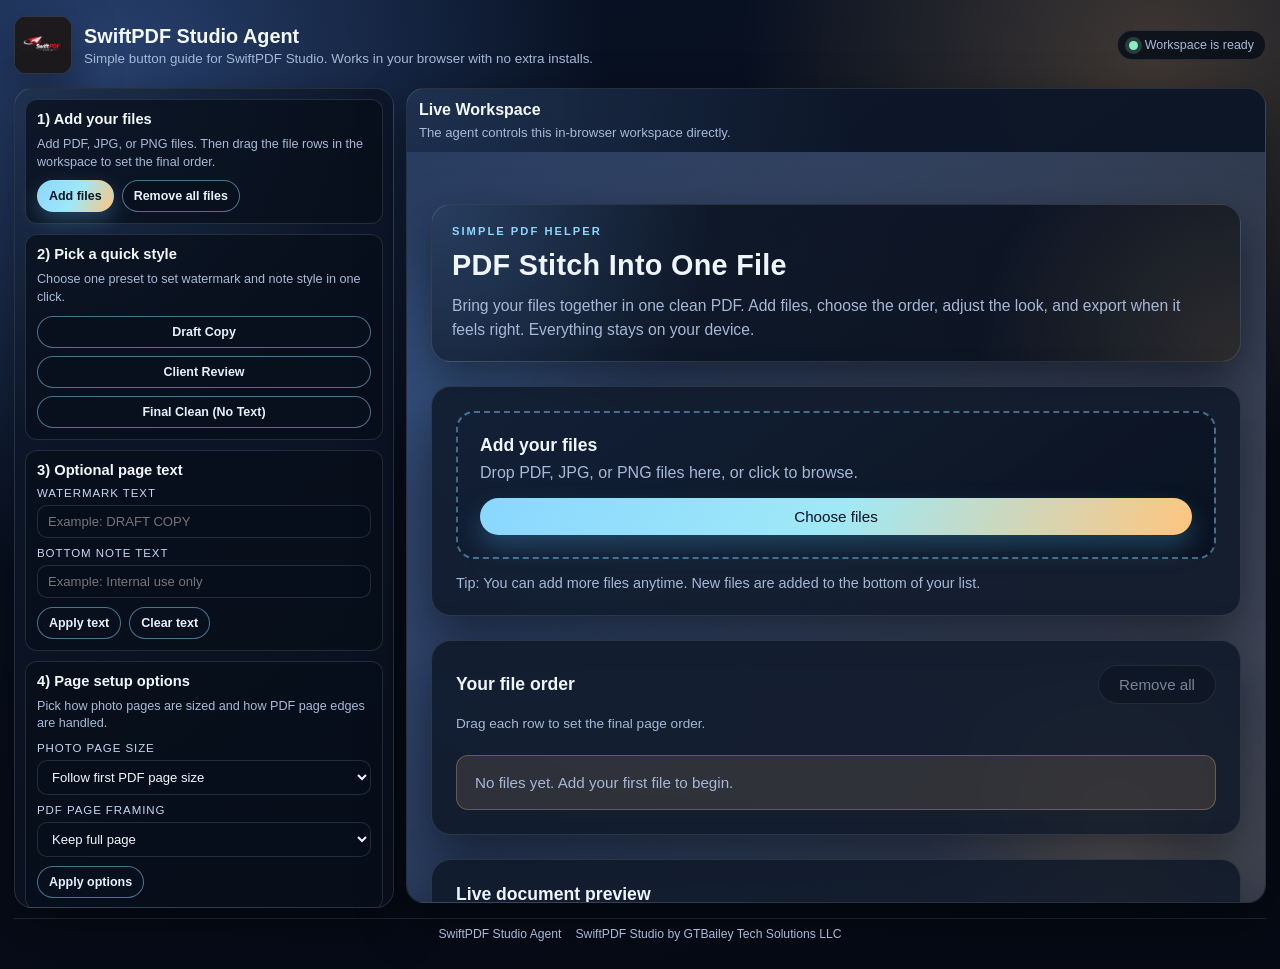
<file: SwiftPDF Studio Agent/index.html>
<!DOCTYPE html>
<html lang="en">
<head>
  <meta charset="UTF-8" />
  <meta name="viewport" content="width=device-width, initial-scale=1" />
  <title>SwiftPDF Studio Agent</title>
  <link rel="icon" href="data:image/svg+xml,%3Csvg xmlns='http://www.w3.org/2000/svg' viewBox='0 0 100 100'%3E%3Ctext y='.9em' font-size='90'%3E%F0%9F%92%BB%3C/text%3E%3C/svg%3E" />
  <link rel="stylesheet" href="agent.css" />
</head>
<body>
  <div class="app">
    <header class="topbar">
      <div class="brand">
        <div class="brand-mark" aria-hidden="true">
          <img src="../SwiftPDF%20Studio%20Logo.png" alt="" />
        </div>
      <div class="brand-copy">
          <h1>SwiftPDF Studio Agent</h1>
          <p>Simple button guide for SwiftPDF Studio. Works in your browser with no extra installs.</p>
        </div>
      </div>
      <div class="connection" id="connectionStatus">
        <span class="dot"></span>
        <span>Loading workspace...</span>
      </div>
    </header>

    <main class="layout">
      <aside class="agent-panel">
        <section class="card">
          <h2>1) Add your files</h2>
          <p>Add PDF, JPG, or PNG files. Then drag the file rows in the workspace to set the final order.</p>
          <div class="actions">
            <button class="btn primary" id="openFilePicker">Add files</button>
            <button class="btn ghost" id="clearQueue">Remove all files</button>
          </div>
        </section>

        <section class="card">
          <h2>2) Pick a quick style</h2>
          <p>Choose one preset to set watermark and note style in one click.</p>
          <div class="stack">
            <button class="btn ghost" data-preset="draft">Draft Copy</button>
            <button class="btn ghost" data-preset="review">Client Review</button>
            <button class="btn ghost" data-preset="clean">Final Clean (No Text)</button>
          </div>
        </section>

        <section class="card">
          <h2>3) Optional page text</h2>
          <label class="field">
            <span>Watermark text</span>
            <input id="agentWatermarkText" type="text" placeholder="Example: DRAFT COPY" />
          </label>
          <label class="field">
            <span>Bottom note text</span>
            <input id="agentFooterText" type="text" placeholder="Example: Internal use only" />
          </label>
          <div class="actions">
            <button class="btn ghost" id="applyCustomText">Apply text</button>
            <button class="btn ghost" id="clearText">Clear text</button>
          </div>
        </section>

        <section class="card">
          <h2>4) Page setup options</h2>
          <p>Pick how photo pages are sized and how PDF page edges are handled.</p>
          <label class="field">
            <span>Photo page size</span>
            <select id="agentImageSize">
              <option value="match">Follow first PDF page size</option>
              <option value="letter">US Letter</option>
              <option value="a4">A4</option>
            </select>
          </label>
          <label class="field">
            <span>PDF page framing</span>
            <select id="agentPdfFit">
              <option value="original">Keep full page</option>
              <option value="trim">Remove extra margins when possible</option>
            </select>
          </label>
          <div class="actions">
            <button class="btn ghost" id="applyDocOptions">Apply options</button>
          </div>
        </section>

        <section class="card">
          <h2>5) Fill and sign (optional)</h2>
          <p>Add signer details and signature marks to selected pages.</p>
          <label class="field">
            <span>Signer full name</span>
            <input id="agentSignName" type="text" placeholder="Example: Jordan Lee" />
          </label>
          <label class="field">
            <span>Signer date</span>
            <input id="agentSignDate" type="date" />
          </label>
          <label class="field">
            <span>Extra line (optional)</span>
            <input id="agentSignNote" type="text" placeholder="Example: Approved for release" />
          </label>
          <label class="field">
            <span>Placement</span>
            <select id="agentSignPlacement">
              <option value="bottom-right">Bottom right</option>
              <option value="bottom-left">Bottom left</option>
              <option value="top-right">Top right</option>
              <option value="center">Center</option>
            </select>
          </label>
          <label class="field">
            <span>Block opacity</span>
            <input id="agentSignOpacity" type="range" min="30" max="100" step="1" value="95" />
          </label>
          <div class="actions">
            <button class="btn ghost" id="applyFillSign">Apply fill and sign</button>
            <button class="btn ghost" id="clearFillSign">Clear fill and sign text</button>
          </div>
          <div class="actions">
            <button class="btn ghost" id="focusSignaturePad">Draw in workspace</button>
            <button class="btn ghost" id="uploadSignature">Upload signature image</button>
            <button class="btn ghost" id="clearSignatureImage">Clear signature image</button>
          </div>
        </section>

        <section class="card">
          <h2>6) Choose pages for each feature</h2>
          <p>Use these buttons to turn each feature on for all pages or off for all pages.</p>
          <div class="group">
            <div class="group-title">Watermark pages</div>
            <div class="actions">
              <button class="btn ghost" id="wmAll">All pages</button>
              <button class="btn ghost" id="wmNone">No pages</button>
            </div>
          </div>
          <div class="group">
            <div class="group-title">Bottom note pages</div>
            <div class="actions">
              <button class="btn ghost" id="ftAll">All pages</button>
              <button class="btn ghost" id="ftNone">No pages</button>
            </div>
          </div>
          <div class="group">
            <div class="group-title">Fill and sign pages</div>
            <div class="actions">
              <button class="btn ghost" id="sgAll">All pages</button>
              <button class="btn ghost" id="sgNone">No pages</button>
            </div>
          </div>
        </section>

        <section class="card">
          <h2>7) Build and download</h2>
          <p>When ready, build your final PDF and open the download link.</p>
          <div class="actions">
            <button class="btn primary" id="buildPdf">Build my PDF</button>
            <button class="btn ghost" id="openDownload">Open download</button>
          </div>
        </section>

        <section class="card log-card">
          <h2>Activity</h2>
          <ul id="agentLog" class="log-list"></ul>
        </section>
      </aside>

      <section class="workspace-panel">
        <div class="workspace-head">
          <h2>Live Workspace</h2>
          <p>The agent controls this in-browser workspace directly.</p>
        </div>
        <iframe
          id="workspaceFrame"
          title="SwiftPDF Workspace"
          src="../PDF%20Stitch%20Into%20One%20File/index.html"></iframe>
      </section>
    </main>

    <footer class="footer">
      <span>SwiftPDF Studio Agent</span>
      <span>SwiftPDF Studio by GTBailey Tech Solutions LLC</span>
    </footer>
  </div>

  <script src="agent.js"></script>
</body>
</html>
</file>
<file: dashboard.css>
:root {
  --bg: #050a13;
  --bg-deep: #060d1e;
  --surface: #111b2f;
  --surface-strong: #18253f;
  --surface-muted: #0e1728;
  --line: rgba(255, 255, 255, 0.09);
  --line-strong: rgba(138, 215, 255, 0.4);
  --text: #f5f8ff;
  --muted: #a7b7d8;
  --accent: #8ad7ff;
  --accent-warm: #ffc57d;
  --danger: #ff8f8f;
  --radius-lg: 20px;
  --radius-md: 14px;
  --radius-sm: 10px;
  --app-width: 1380px;
  --shadow: 0 18px 55px rgba(0, 0, 0, 0.45);
}

* {
  box-sizing: border-box;
}

html,
body {
  margin: 0;
  padding: 0;
  min-height: 100%;
  max-width: 100%;
  overflow-x: hidden;
}

body {
  position: relative;
  isolation: isolate;
  font-family: "Space Grotesk", "Segoe UI", "Trebuchet MS", sans-serif;
  color: var(--text);
  background:
    radial-gradient(circle at 8% 12%, rgba(90, 143, 255, 0.35), transparent 32%),
    radial-gradient(circle at 90% 8%, rgba(255, 197, 125, 0.22), transparent 28%),
    linear-gradient(165deg, var(--bg-deep) 0%, var(--bg) 60%, #04070f 100%);
}

body::before {
  content: "";
  position: fixed;
  right: clamp(10px, 2vw, 24px);
  bottom: clamp(10px, 2vw, 24px);
  width: clamp(110px, 12vw, 180px);
  aspect-ratio: 1 / 1;
  pointer-events: none;
  z-index: 50;
  background-image: url("SwiftPDF Studio Logo.png");
  background-repeat: no-repeat;
  background-position: right bottom;
  background-size: contain;
  opacity: 0.98;
  filter: drop-shadow(0 12px 24px rgba(0, 0, 0, 0.45));
}

.app {
  position: relative;
  z-index: 1;
  width: min(var(--app-width), 100%);
  margin: 0 auto;
  padding: 24px 18px 44px;
}

.topbar {
  display: flex;
  justify-content: space-between;
  align-items: center;
  gap: 18px;
  margin-bottom: 24px;
}

.brand {
  display: flex;
  align-items: center;
  gap: 14px;
}

.brand-mark {
  position: relative;
  width: 72px;
  height: 72px;
  border-radius: 14px;
  border: 1px solid rgba(255, 255, 255, 0.16);
  background: rgba(8, 14, 25, 0.82);
  box-shadow: 0 12px 26px rgba(0, 0, 0, 0.38);
  display: grid;
  place-items: center;
  overflow: hidden;
}

.brand-logo {
  display: block;
  width: 100%;
  height: 100%;
  object-fit: contain;
}

.brand-copy {
  display: grid;
  gap: 3px;
}

.brand-title {
  font-size: clamp(1.28rem, 1.95vw, 1.52rem);
  font-weight: 680;
  letter-spacing: 0.03em;
  line-height: 1.1;
}

.brand-subtitle {
  font-size: 0.93rem;
  color: var(--muted);
}

.topbar-actions {
  display: flex;
  align-items: center;
  gap: 10px;
  flex-wrap: wrap;
  justify-content: flex-end;
}

.chip {
  border: 1px solid var(--line);
  border-radius: 999px;
  padding: 7px 12px;
  font-size: 0.76rem;
  color: var(--muted);
  background: rgba(9, 14, 25, 0.8);
}

.btn {
  appearance: none;
  border: 1px solid transparent;
  border-radius: 999px;
  padding: 9px 14px;
  background: linear-gradient(125deg, #8ad7ff, #9fe8f5, #ffc57d);
  color: #031020;
  font-weight: 650;
  font-size: 0.81rem;
  cursor: pointer;
  text-decoration: none;
  transition: transform 0.18s ease, box-shadow 0.18s ease, background 0.18s ease;
  display: inline-flex;
  align-items: center;
  justify-content: center;
  gap: 6px;
  box-shadow: 0 8px 22px rgba(83, 170, 214, 0.32);
}

.btn:hover {
  transform: translateY(-1px);
  box-shadow: 0 11px 24px rgba(83, 170, 214, 0.44);
}

.btn:active {
  transform: translateY(0);
}

.btn.btn-outline {
  background: rgba(7, 12, 23, 0.92);
  color: var(--text);
  border-color: rgba(138, 215, 255, 0.6);
  box-shadow: none;
}

.btn.btn-outline:hover {
  background: rgba(17, 27, 44, 0.98);
  box-shadow: 0 0 0 1px rgba(138, 215, 255, 0.55);
}

.btn.btn-small {
  padding: 7px 12px;
  font-size: 0.75rem;
}

.hero {
  margin-bottom: 22px;
  border: 1px solid var(--line);
  border-radius: var(--radius-lg);
  background:
    radial-gradient(circle at 0 0, rgba(119, 170, 255, 0.28), transparent 36%),
    radial-gradient(circle at 100% 100%, rgba(255, 197, 125, 0.16), transparent 35%),
    linear-gradient(145deg, rgba(14, 23, 40, 0.98), rgba(8, 14, 25, 0.98));
  box-shadow: var(--shadow);
  display: grid;
  grid-template-columns: minmax(0, 3fr) minmax(0, 2.2fr);
  gap: 20px;
  padding: 20px;
}

.hero h1 {
  margin: 0 0 10px;
  font-size: clamp(1.5rem, 2.5vw, 2rem);
  line-height: 1.18;
}

.hero p {
  margin: 0;
  color: var(--muted);
  max-width: 620px;
  font-size: 0.96rem;
  line-height: 1.45;
}

.hero-tags {
  display: flex;
  gap: 8px;
  margin-top: 14px;
  flex-wrap: wrap;
}

.hero-tags span {
  border-radius: 999px;
  border: 1px solid var(--line);
  background: rgba(10, 17, 29, 0.85);
  color: var(--muted);
  font-size: 0.74rem;
  padding: 6px 10px;
}

.hero-visual {
  border: 1px solid rgba(138, 215, 255, 0.3);
  border-radius: var(--radius-md);
  background:
    radial-gradient(circle at 100% 0, rgba(138, 215, 255, 0.24), transparent 45%),
    linear-gradient(145deg, rgba(20, 32, 54, 0.96), rgba(8, 14, 25, 0.98));
  padding: 14px;
}

.hero-visual-title {
  font-size: 0.72rem;
  letter-spacing: 0.12em;
  text-transform: uppercase;
  color: var(--muted);
  margin-bottom: 8px;
}

.hero-visual-body {
  font-size: 0.9rem;
  line-height: 1.35;
  margin-bottom: 10px;
}

.hero-visual-grid {
  display: grid;
  grid-template-columns: repeat(2, minmax(0, 1fr));
  gap: 7px;
}

.visual-chip {
  border: 1px solid rgba(255, 255, 255, 0.12);
  background: rgba(7, 12, 23, 0.8);
  border-radius: 10px;
  padding: 8px;
  font-size: 0.75rem;
  color: #d8e5ff;
}

.section-title {
  margin: 0 0 10px;
  font-size: 0.9rem;
  letter-spacing: 0.08em;
  text-transform: uppercase;
  color: #d7e4ff;
}

.quick-tools {
  margin-bottom: 22px;
}

.tool-grid {
  display: grid;
  grid-template-columns: repeat(auto-fit, minmax(240px, 1fr));
  gap: 12px;
}

.tool-card {
  border: 1px solid var(--line);
  border-radius: var(--radius-md);
  background:
    radial-gradient(circle at 0 0, rgba(138, 215, 255, 0.11), transparent 42%),
    var(--surface-muted);
  padding: 14px;
  display: grid;
  gap: 10px;
  transition: transform 0.18s ease, border-color 0.18s ease, box-shadow 0.2s ease;
}

.tool-card:hover {
  transform: translateY(-2px);
  border-color: rgba(138, 215, 255, 0.38);
  box-shadow: 0 14px 28px rgba(0, 0, 0, 0.3);
}

.tool-head {
  display: flex;
  align-items: flex-start;
  justify-content: space-between;
  gap: 12px;
}

.tool-head h3 {
  margin: 0;
  font-size: 1.02rem;
}

.tool-tag {
  border-radius: 999px;
  border: 1px solid rgba(138, 215, 255, 0.34);
  background: rgba(7, 14, 26, 0.86);
  font-size: 0.7rem;
  color: var(--accent);
  padding: 4px 8px;
  white-space: nowrap;
}

.tool-card p {
  margin: 0;
  color: var(--muted);
  font-size: 0.86rem;
  line-height: 1.4;
}

.tool-actions {
  display: flex;
  flex-wrap: wrap;
  gap: 8px;
}

.workspace-wrap {
  border: 1px solid var(--line);
  border-radius: var(--radius-lg);
  background:
    radial-gradient(circle at 100% 0, rgba(138, 215, 255, 0.1), transparent 44%),
    linear-gradient(155deg, rgba(12, 20, 34, 0.98), rgba(7, 12, 22, 0.98));
  padding: 14px;
  box-shadow: var(--shadow);
}

.workspace-tabs {
  display: flex;
  gap: 8px;
  margin-bottom: 12px;
  flex-wrap: wrap;
}

.tab {
  appearance: none;
  border: 1px solid var(--line);
  border-radius: 999px;
  padding: 8px 13px;
  font-size: 0.78rem;
  background: rgba(8, 14, 24, 0.85);
  color: #dce8ff;
  cursor: pointer;
  transition: border-color 0.18s ease, background 0.18s ease;
}

.tab:hover {
  border-color: rgba(138, 215, 255, 0.55);
}

.tab.active {
  border-color: var(--line-strong);
  background: rgba(20, 31, 53, 0.96);
}

.workspace-panels {
  display: grid;
}

.panel {
  display: none;
  border: 1px solid var(--line);
  border-radius: var(--radius-md);
  background: rgba(10, 17, 30, 0.86);
  padding: 14px;
  gap: 12px;
}

.panel.active {
  display: grid;
}

.panel-header {
  display: flex;
  justify-content: space-between;
  gap: 12px;
  flex-wrap: wrap;
  align-items: flex-start;
}

.panel-header h2 {
  margin: 0 0 6px;
  font-size: 1.08rem;
}

.panel-header p {
  margin: 0;
  color: var(--muted);
  font-size: 0.85rem;
  line-height: 1.4;
}

.panel-badges {
  display: flex;
  gap: 6px;
  flex-wrap: wrap;
}

.panel-badges span {
  border: 1px solid rgba(255, 255, 255, 0.1);
  background: rgba(5, 10, 18, 0.75);
  color: var(--muted);
  border-radius: 999px;
  padding: 5px 9px;
  font-size: 0.71rem;
}

.panel-actions {
  display: flex;
  gap: 8px;
  flex-wrap: wrap;
}

.embed-wrap {
  border-radius: var(--radius-sm);
  border: 1px solid rgba(138, 215, 255, 0.25);
  overflow: hidden;
  background: rgba(7, 12, 22, 0.96);
}

.embed-wrap iframe {
  width: 100%;
  min-height: 960px;
  border: 0;
  display: block;
}

.launch-grid {
  display: grid;
  grid-template-columns: repeat(2, minmax(0, 1fr));
  gap: 12px;
}

.launch-card {
  border: 1px solid rgba(255, 255, 255, 0.1);
  border-radius: var(--radius-sm);
  background: rgba(6, 11, 21, 0.8);
  padding: 12px;
  display: grid;
  gap: 10px;
}

.launch-card h3 {
  margin: 0;
  font-size: 0.96rem;
}

.launch-card p {
  margin: 0;
  color: var(--muted);
  font-size: 0.84rem;
  line-height: 1.4;
}

.launch-card pre {
  margin: 0;
  overflow-x: auto;
  border: 1px solid rgba(255, 255, 255, 0.12);
  border-radius: 8px;
  background: #060b14;
  color: #ddedff;
  padding: 10px;
  font-size: 0.76rem;
  line-height: 1.45;
}

.path-row {
  color: var(--muted);
  font-size: 0.75rem;
}

.path-row code {
  color: #d7e7ff;
}

.meta-grid,
.library-grid {
  display: grid;
  grid-template-columns: repeat(2, minmax(0, 1fr));
  gap: 12px;
}

.library-grid {
  grid-template-columns: repeat(auto-fit, minmax(220px, 1fr));
}

.meta-card {
  border: 1px solid rgba(255, 255, 255, 0.1);
  border-radius: var(--radius-sm);
  background: rgba(7, 13, 24, 0.82);
  padding: 12px;
  display: grid;
  gap: 8px;
  align-content: start;
}

.meta-card h3 {
  margin: 0 0 2px;
  font-size: 0.92rem;
}

.meta-card a {
  color: #d5ebff;
  text-decoration: none;
  font-size: 0.82rem;
  border-radius: 8px;
  border: 1px solid transparent;
  padding: 6px 8px;
  background: rgba(255, 255, 255, 0.02);
}

.meta-card a:hover {
  border-color: rgba(138, 215, 255, 0.42);
  background: rgba(138, 215, 255, 0.06);
}

.meta-card .btn {
  width: fit-content;
}

.footer {
  margin-top: 16px;
  color: var(--muted);
  font-size: 0.78rem;
  display: flex;
  justify-content: center;
  align-items: center;
  flex-wrap: wrap;
  text-align: center;
  gap: 8px;
  border-top: 1px solid var(--line);
  padding-top: 10px;
}

.footer-company {
  flex: 1;
  min-width: 240px;
  text-align: center;
}

@keyframes pulse-rotate {
  0% {
    transform: rotate(0deg);
    box-shadow: 0 0 10px rgba(138, 215, 255, 0.4);
  }
  50% {
    transform: rotate(180deg);
    box-shadow: 0 0 16px rgba(255, 197, 125, 0.5);
  }
  100% {
    transform: rotate(360deg);
    box-shadow: 0 0 10px rgba(138, 215, 255, 0.4);
  }
}

@media (max-width: 1180px) {
  .hero {
    grid-template-columns: 1fr;
  }

  .tool-grid,
  .library-grid {
    grid-template-columns: repeat(2, minmax(0, 1fr));
  }
}

@media (max-width: 860px) {
  .topbar {
    flex-direction: column;
    align-items: flex-start;
  }

  .brand-mark {
    width: 64px;
    height: 64px;
  }

  .brand-title {
    font-size: 1.26rem;
  }

  .brand-subtitle {
    font-size: 0.88rem;
  }

  .topbar-actions {
    width: 100%;
    justify-content: flex-start;
  }

  .tool-grid,
  .launch-grid,
  .meta-grid,
  .library-grid {
    grid-template-columns: 1fr;
  }

  .embed-wrap iframe {
    min-height: 720px;
  }
}

@media (max-width: 540px) {
  .app {
    padding: 14px 10px 28px;
  }

  .brand {
    gap: 10px;
  }

  .brand-mark {
    width: 56px;
    height: 56px;
    border-radius: 12px;
  }

  .brand-title {
    font-size: 1.12rem;
  }

  .brand-subtitle {
    font-size: 0.8rem;
  }

  .hero,
  .workspace-wrap,
  .panel,
  .tool-card {
    padding: 12px;
  }

  .panel-actions,
  .tool-actions {
    flex-direction: column;
  }

  .panel-actions .btn,
  .tool-actions .btn {
    width: 100%;
  }

  .embed-wrap iframe {
    min-height: 620px;
  }

  body::before {
    width: clamp(72px, 20vw, 108px);
    right: 8px;
    bottom: 8px;
  }

  .footer {
    justify-content: center;
    text-align: center;
  }

  .footer-company {
    flex-basis: 100%;
    min-width: 0;
    order: 3;
  }
}
</file>
<file: Fillable PDF Builder/styles.css>
:root {
  --bg: #07111f;
  --bg-deep: #050b14;
  --surface: rgba(13, 23, 40, 0.9);
  --surface-soft: rgba(9, 17, 30, 0.88);
  --line: rgba(255, 255, 255, 0.1);
  --line-strong: rgba(138, 215, 255, 0.42);
  --text: #edf5ff;
  --muted: #aac0df;
  --accent: #8ad7ff;
  --accent-warm: #ffc57d;
  --shadow: 0 24px 54px rgba(0, 0, 0, 0.34);
}

* {
  box-sizing: border-box;
}

html,
body {
  margin: 0;
  min-height: 100%;
}

body {
  font-family: "Space Grotesk", "Segoe UI", "Trebuchet MS", sans-serif;
  color: var(--text);
  background:
    radial-gradient(circle at 10% 8%, rgba(91, 148, 255, 0.34), transparent 34%),
    radial-gradient(circle at 92% 10%, rgba(255, 197, 125, 0.18), transparent 28%),
    linear-gradient(160deg, var(--bg) 0%, #091526 60%, var(--bg-deep) 100%);
}

.ambient {
  position: fixed;
  pointer-events: none;
  filter: blur(16px);
  opacity: 0.64;
  z-index: 0;
}

.orb-one {
  width: 320px;
  height: 320px;
  left: -100px;
  top: 4vh;
  background: radial-gradient(circle, rgba(101, 173, 255, 0.38), transparent 72%);
}

.orb-two {
  width: 360px;
  height: 360px;
  right: -80px;
  bottom: -120px;
  background: radial-gradient(circle, rgba(255, 197, 125, 0.34), transparent 72%);
}

.shell {
  position: relative;
  z-index: 1;
  max-width: 1440px;
  margin: 0 auto;
  padding: 24px 18px 52px;
  display: grid;
  gap: 20px;
}

.hero,
.panel {
  border: 1px solid var(--line);
  border-radius: 22px;
  background:
    radial-gradient(circle at 0 0, rgba(114, 174, 255, 0.18), transparent 34%),
    radial-gradient(circle at 100% 100%, rgba(255, 197, 125, 0.1), transparent 32%),
    var(--surface);
  box-shadow: var(--shadow);
  backdrop-filter: blur(14px);
}

.hero {
  padding: 24px;
}

.eyebrow,
.mini-label {
  margin: 0 0 10px;
  font-size: 0.72rem;
  text-transform: uppercase;
  letter-spacing: 0.16em;
  color: var(--accent);
  font-weight: 700;
}

.hero h1 {
  margin: 0 0 12px;
  font-size: clamp(1.8rem, 2.8vw, 2.7rem);
  line-height: 1.12;
}

.subhead {
  margin: 0;
  max-width: 950px;
  color: var(--muted);
  font-size: 0.98rem;
  line-height: 1.55;
}

.subhead code,
.quick-note code {
  font-family: inherit;
  color: #e3efff;
  background: rgba(255, 255, 255, 0.08);
  border-radius: 8px;
  padding: 2px 6px;
}

.top-grid {
  padding: 20px;
  display: grid;
  grid-template-columns: minmax(0, 1.2fr) minmax(0, 0.95fr);
  gap: 16px;
}

.dropzone {
  border: 2px dashed rgba(138, 215, 255, 0.44);
  border-radius: 20px;
  padding: 22px;
  display: grid;
  gap: 14px;
  align-content: center;
  background: linear-gradient(145deg, rgba(19, 33, 56, 0.84), rgba(8, 15, 27, 0.92));
  transition: border-color 0.18s ease, box-shadow 0.18s ease, transform 0.18s ease;
}

.dropzone.active {
  border-color: var(--accent);
  box-shadow: 0 0 0 4px rgba(138, 215, 255, 0.14);
  transform: translateY(-1px);
}

.dropzone h2,
.quick-actions h2,
.rail-head h2,
.editor-head h2,
.inspector-block h2 {
  margin: 0 0 6px;
  font-size: 1.08rem;
}

.dropzone p,
.quick-actions p,
.rail-head p,
.editor-head p,
.inspector-block p {
  margin: 0;
  color: var(--muted);
  line-height: 1.45;
}

.dropzone input[type="file"] {
  display: none;
}

.quick-actions {
  display: grid;
  gap: 12px;
  align-content: start;
}

.quick-actions-head {
  display: grid;
  gap: 6px;
}

.quick-actions-buttons,
.tool-row,
.export-actions,
.inspector-actions {
  display: flex;
  gap: 10px;
  flex-wrap: wrap;
}

.status {
  border-radius: 14px;
  padding: 12px 14px;
  background: rgba(6, 11, 21, 0.72);
  border: 1px solid rgba(255, 255, 255, 0.08);
  color: #dce9ff;
  font-weight: 600;
}

.quick-note {
  font-size: 0.86rem;
}

.workspace {
  display: grid;
  grid-template-columns: minmax(260px, 320px) minmax(0, 1fr) minmax(260px, 320px);
  gap: 16px;
  align-items: start;
}

.panel {
  padding: 18px;
}

.rail,
.inspector {
  position: sticky;
  top: 18px;
}

.rail-head,
.editor-head {
  display: grid;
  gap: 8px;
  margin-bottom: 14px;
}

.page-list {
  list-style: none;
  margin: 0;
  padding: 0;
  display: grid;
  gap: 10px;
  max-height: 920px;
  overflow: auto;
}

.page-card {
  border: 1px solid rgba(255, 255, 255, 0.08);
  background: rgba(7, 13, 24, 0.84);
  border-radius: 16px;
  padding: 12px;
  display: grid;
  gap: 10px;
}

.page-card.active {
  border-color: rgba(138, 215, 255, 0.52);
  box-shadow: 0 0 0 1px rgba(138, 215, 255, 0.3);
}

.page-card-main {
  appearance: none;
  border: 0;
  background: transparent;
  color: inherit;
  text-align: left;
  padding: 0;
  cursor: pointer;
  display: grid;
  gap: 6px;
}

.page-card-top {
  display: flex;
  justify-content: space-between;
  align-items: center;
  gap: 10px;
}

.page-badge {
  display: inline-flex;
  align-items: center;
  border-radius: 999px;
  padding: 4px 9px;
  font-size: 0.7rem;
  text-transform: uppercase;
  letter-spacing: 0.1em;
  background: rgba(138, 215, 255, 0.12);
  color: var(--accent);
}

.page-number {
  font-size: 0.78rem;
  color: var(--muted);
  font-weight: 700;
}

.page-title {
  font-size: 0.95rem;
  font-weight: 700;
  color: var(--text);
  word-break: break-word;
}

.page-copy {
  font-size: 0.81rem;
  color: var(--muted);
  line-height: 1.4;
}

.page-actions {
  display: flex;
  gap: 8px;
  flex-wrap: wrap;
}

.editor {
  min-height: 760px;
}

.editor-empty,
.inspector-empty,
.empty-state {
  border-radius: 16px;
  padding: 16px;
  border: 1px dashed rgba(255, 255, 255, 0.16);
  background: rgba(8, 14, 25, 0.74);
  color: var(--muted);
}

.editor-stage-wrap {
  display: grid;
  gap: 12px;
}

.editor-meta {
  display: grid;
  gap: 4px;
}

.editor-meta-title {
  font-size: 0.94rem;
  font-weight: 700;
}

.editor-meta-copy {
  font-size: 0.82rem;
  color: var(--muted);
  line-height: 1.45;
}

.page-frame {
  width: min(100%, 820px);
  margin: 0 auto;
}

.page-surface {
  position: relative;
  width: 100%;
  aspect-ratio: var(--page-ratio);
  border-radius: 18px;
  overflow: hidden;
  background: #fff;
  box-shadow: 0 24px 46px rgba(0, 0, 0, 0.25);
}

#pdfCanvas,
#imagePreview,
.docx-preview,
.blank-preview,
.field-layer {
  position: absolute;
  inset: 0;
}

#pdfCanvas,
#imagePreview {
  width: 100%;
  height: 100%;
  display: block;
  background: #fff;
}

#pdfCanvas[hidden],
#imagePreview[hidden],
.docx-preview[hidden],
.blank-preview[hidden],
.editor-stage-wrap[hidden],
.field-settings[hidden],
.editor-empty[hidden],
.inspector-empty[hidden],
.empty-state[hidden] {
  display: none !important;
}

#pdfCanvas {
  object-fit: contain;
}

#imagePreview {
  object-fit: contain;
}

.docx-preview,
.blank-preview {
  background: #fff;
  color: #182432;
}

.docx-preview {
  padding: 8.5% 8.5% 7%;
  display: flex;
  flex-direction: column;
  gap: 0.38rem;
  overflow: hidden;
}

.docx-preview-line {
  margin: 0;
  font-size: clamp(0.58rem, 1.15vw, 0.95rem);
  line-height: 1.45;
  white-space: pre-wrap;
  word-break: break-word;
}

.blank-preview {
  display: grid;
  place-items: center;
  background:
    linear-gradient(transparent 31px, rgba(15, 31, 51, 0.06) 32px),
    linear-gradient(90deg, transparent 31px, rgba(15, 31, 51, 0.05) 32px),
    #ffffff;
  background-size: 32px 32px;
}

.blank-preview span {
  padding: 10px 14px;
  border-radius: 999px;
  background: rgba(9, 17, 31, 0.07);
  color: #41546b;
  font-weight: 700;
}

.field-layer {
  z-index: 3;
}

.field-box {
  position: absolute;
  border: 2px dashed rgba(47, 120, 255, 0.82);
  border-radius: 10px;
  background: rgba(84, 147, 255, 0.08);
  cursor: move;
  touch-action: none;
}

.field-box.active {
  border-color: rgba(255, 156, 87, 0.96);
  background: rgba(255, 173, 111, 0.08);
}

.field-label {
  position: absolute;
  top: -28px;
  left: 0;
  max-width: 220px;
  padding: 5px 9px;
  border-radius: 999px;
  font-size: 0.73rem;
  font-weight: 700;
  color: #0a1220;
  background: rgba(255, 255, 255, 0.92);
  box-shadow: 0 6px 14px rgba(10, 18, 32, 0.14);
  white-space: nowrap;
  overflow: hidden;
  text-overflow: ellipsis;
}

.field-box.checkbox .field-label {
  top: 50%;
  left: calc(100% + 10px);
  transform: translateY(-50%);
  max-width: 240px;
}

.field-box.signature {
  background: rgba(255, 255, 255, 0.2);
}

.field-body {
  width: 100%;
  height: 100%;
  border-radius: 8px;
  background: rgba(255, 255, 255, 0.64);
  border: 1px solid rgba(15, 24, 38, 0.14);
}

.field-box.checkbox .field-body {
  background: rgba(255, 255, 255, 0.82);
}

.field-box.textarea .field-body {
  background:
    linear-gradient(transparent 23px, rgba(15, 24, 38, 0.08) 24px),
    rgba(255, 255, 255, 0.72);
  background-size: 100% 24px;
}

.field-box.checkbox .field-body::after {
  content: "";
  position: absolute;
  inset: 22%;
  border: 2px solid rgba(15, 24, 38, 0.28);
  border-radius: 4px;
}

.field-box.signature .field-body {
  position: relative;
  overflow: hidden;
  background:
    linear-gradient(to top, rgba(19, 36, 58, 0.28), rgba(19, 36, 58, 0.28)) left calc(100% - 12px) / 100% 1px no-repeat,
    rgba(255, 255, 255, 0.78);
}

.signature-stamp {
  position: absolute;
  inset: 8% 6% 14%;
  display: flex;
  align-items: center;
  justify-content: center;
  text-align: center;
  pointer-events: none;
}

.signature-stamp img {
  max-width: 100%;
  max-height: 100%;
  object-fit: contain;
}

.signature-stamp-name {
  font-size: clamp(0.72rem, 1.2vw, 1.08rem);
  line-height: 1.1;
  font-style: italic;
  color: rgba(23, 41, 64, 0.78);
  word-break: break-word;
}

.field-resize {
  position: absolute;
  width: 18px;
  height: 18px;
  right: -9px;
  bottom: -9px;
  border-radius: 50%;
  background: var(--accent);
  border: 2px solid #0e1828;
  box-shadow: 0 8px 14px rgba(3, 7, 14, 0.34);
  cursor: nwse-resize;
}

.editor-hint,
.field-summary {
  font-size: 0.82rem;
  color: var(--muted);
  line-height: 1.45;
}

.inspector {
  display: grid;
  gap: 16px;
}

.inspector-block {
  display: grid;
  gap: 12px;
}

.signature-block {
  align-content: start;
}

.field-settings {
  display: grid;
  gap: 12px;
}

.input-group {
  display: grid;
  gap: 6px;
}

.input-group span {
  font-size: 0.72rem;
  text-transform: uppercase;
  letter-spacing: 0.14em;
  color: #cbdcf5;
  font-weight: 700;
}

.input-group input {
  border: 1px solid rgba(255, 255, 255, 0.12);
  border-radius: 14px;
  background: rgba(7, 13, 24, 0.92);
  color: var(--text);
  padding: 12px 14px;
  font: inherit;
}

.file-group input[type="file"] {
  border: 1px solid rgba(255, 255, 255, 0.12);
  border-radius: 14px;
  background: rgba(7, 13, 24, 0.92);
  color: var(--muted);
  padding: 10px 12px;
  font: inherit;
}

.input-group input:focus-visible {
  outline: 2px solid rgba(138, 215, 255, 0.4);
  outline-offset: 2px;
}

.signature-preview-card {
  border-radius: 16px;
  border: 1px solid rgba(255, 255, 255, 0.08);
  background: rgba(8, 14, 25, 0.76);
  padding: 12px;
  display: grid;
  gap: 10px;
}

.signature-preview-copy {
  font-size: 0.82rem;
  color: var(--muted);
  line-height: 1.45;
}

#signaturePreviewImage {
  max-width: 100%;
  max-height: 110px;
  object-fit: contain;
  justify-self: start;
  display: block;
  background: rgba(255, 255, 255, 0.94);
  border-radius: 10px;
  padding: 8px;
}

button,
.secondary {
  appearance: none;
  border-radius: 999px;
  padding: 10px 16px;
  font: inherit;
  font-size: 0.85rem;
  font-weight: 700;
  cursor: pointer;
  transition: transform 0.18s ease, box-shadow 0.18s ease, background 0.18s ease;
  text-decoration: none;
  display: inline-flex;
  justify-content: center;
  align-items: center;
  gap: 6px;
}

.primary {
  border: 0;
  color: #071120;
  background: linear-gradient(125deg, #8ad7ff, #9fe7f7, #ffc57d);
  box-shadow: 0 12px 26px rgba(78, 162, 211, 0.34);
}

.ghost {
  border: 1px solid rgba(138, 215, 255, 0.32);
  background: rgba(8, 14, 25, 0.84);
  color: #e3f0ff;
}

.secondary {
  border: 1px solid rgba(138, 215, 255, 0.58);
  background: rgba(7, 13, 24, 0.92);
  color: #e5f0ff;
}

.secondary.disabled,
button:disabled {
  opacity: 0.5;
  cursor: not-allowed;
  box-shadow: none;
}

button:not(:disabled):hover,
.secondary:not(.disabled):hover {
  transform: translateY(-1px);
  box-shadow: 0 14px 28px rgba(0, 0, 0, 0.24);
}

.noscript {
  margin: 20px auto;
  max-width: 720px;
  padding: 16px;
  text-align: center;
  border-radius: 14px;
  background: rgba(8, 14, 25, 0.94);
  border: 1px solid var(--line);
  color: var(--muted);
}

@media (max-width: 1240px) {
  .workspace {
    grid-template-columns: minmax(240px, 290px) minmax(0, 1fr);
  }

  .inspector {
    grid-column: 1 / -1;
    position: static;
    grid-template-columns: repeat(2, minmax(0, 1fr));
  }
}

@media (max-width: 980px) {
  .top-grid,
  .workspace {
    grid-template-columns: 1fr;
  }

  .rail,
  .inspector {
    position: static;
  }

  .inspector {
    grid-template-columns: 1fr;
  }

  .page-frame {
    width: 100%;
  }
}

@media (max-width: 720px) {
  .shell {
    padding: 16px 10px 34px;
  }

  .hero,
  .panel {
    padding: 14px;
  }

  .tool-row,
  .export-actions,
  .inspector-actions,
  .page-actions,
  .quick-actions-buttons {
    flex-direction: column;
  }

  .tool-row button,
  .export-actions .primary,
  .export-actions .secondary,
  .inspector-actions button,
  .page-actions button,
  .quick-actions-buttons button {
    width: 100%;
  }

  .field-box.checkbox .field-label {
    max-width: 150px;
  }
}
</file>
<file: PDF Stitch Into One File/styles.css>
:root {
  --ink: #eef5ff;
  --ink-soft: #a6b8d7;
  --surface: #0f1a2d;
  --surface-soft: #13213a;
  --surface-muted: #0b1526;
  --jade: #8ad7ff;
  --jade-dark: #66c7f2;
  --sun: #ffc57d;
  --sun-dark: #eba24f;
  --shadow: rgba(3, 7, 15, 0.56);
  --glass: rgba(14, 23, 39, 0.84);
  --line: rgba(255, 255, 255, 0.11);
  --line-strong: rgba(138, 215, 255, 0.42);
}

* {
  box-sizing: border-box;
}

body {
  margin: 0;
  min-height: 100vh;
  font-family: "Space Grotesk", "Segoe UI", "Trebuchet MS", sans-serif;
  color: var(--ink);
  background:
    radial-gradient(circle at 12% 8%, rgba(98, 155, 255, 0.34), transparent 34%),
    radial-gradient(circle at 92% 10%, rgba(255, 197, 125, 0.2), transparent 27%),
    linear-gradient(160deg, #0b1527 0%, #07111f 62%, #060d18 100%);
}

.ambient {
  position: fixed;
  pointer-events: none;
  opacity: 0.65;
  filter: blur(16px);
  z-index: 0;
}

.orb-one {
  width: 320px;
  height: 320px;
  top: 6vh;
  left: -80px;
  background: radial-gradient(circle, rgba(101, 173, 255, 0.34), transparent 70%);
}

.orb-two {
  width: 380px;
  height: 380px;
  bottom: -120px;
  right: -40px;
  background: radial-gradient(circle, rgba(255, 197, 125, 0.34), transparent 70%);
}

.stage {
  position: relative;
  z-index: 1;
  max-width: 1140px;
  margin: 28px auto 64px;
  padding: 26px;
  display: grid;
  gap: 24px;
  grid-template-columns: repeat(12, 1fr);
}

.hero {
  grid-column: 1 / -1;
  border: 1px solid var(--line);
  border-radius: 20px;
  padding: 20px;
  background:
    radial-gradient(circle at 0 0, rgba(114, 174, 255, 0.24), transparent 34%),
    radial-gradient(circle at 100% 100%, rgba(255, 197, 125, 0.14), transparent 32%),
    linear-gradient(145deg, rgba(15, 25, 42, 0.94), rgba(9, 16, 29, 0.95));
  box-shadow: 0 20px 48px var(--shadow);
  animation: fadeUp 0.7s ease forwards;
  animation-delay: var(--delay, 0ms);
  opacity: 0;
}

.eyebrow {
  text-transform: uppercase;
  letter-spacing: 0.18em;
  font-size: 0.7rem;
  font-weight: 600;
  margin: 0 0 12px;
  color: var(--jade);
}

.hero h1 {
  font-size: clamp(1.8rem, 2.8vw, 2.8rem);
  margin: 0 0 12px;
  letter-spacing: 0.01em;
}

.subhead {
  font-size: 0.98rem;
  line-height: 1.5;
  margin: 0;
  max-width: 760px;
  color: var(--ink-soft);
}

.panel {
  background: var(--glass);
  border: 1px solid var(--line);
  border-radius: 20px;
  box-shadow: 0 20px 50px var(--shadow);
  padding: 24px;
  animation: fadeUp 0.7s ease forwards;
  animation-delay: var(--delay, 0ms);
  opacity: 0;
  backdrop-filter: blur(16px);
}

.upload-panel {
  grid-column: span 6;
}

.queue-panel {
  grid-column: span 6;
}

.doc-preview-panel {
  grid-column: 1 / -1;
}

.doc-preview-header {
  display: grid;
  gap: 6px;
  margin-bottom: 14px;
}

.doc-preview-header h2 {
  margin: 0;
  font-size: 1.1rem;
}

.doc-preview-header p {
  margin: 0;
  color: var(--ink-soft);
}

.doc-preview-controls {
  display: grid;
  gap: 8px;
  margin-bottom: 14px;
  max-width: 420px;
}

.doc-preview-meta {
  color: var(--ink-soft);
  font-size: 0.82rem;
}

.doc-preview-empty {
  border: 1px dashed rgba(255, 255, 255, 0.24);
  border-radius: 14px;
  padding: 14px;
  color: var(--ink-soft);
  background: rgba(8, 15, 27, 0.7);
}

.doc-preview-grid {
  display: grid;
  grid-template-columns: repeat(2, minmax(0, 1fr));
  gap: 12px;
}

.doc-preview-card {
  border: 1px solid rgba(255, 255, 255, 0.1);
  border-radius: 14px;
  padding: 10px;
  background: rgba(8, 15, 27, 0.7);
  display: grid;
  gap: 8px;
}

.doc-preview-title {
  font-size: 0.78rem;
  text-transform: uppercase;
  letter-spacing: 0.12em;
  color: #c2d4f2;
}

.doc-preview-frame-wrap {
  border-radius: 10px;
  overflow: hidden;
  border: 1px solid rgba(138, 215, 255, 0.26);
  background: linear-gradient(150deg, rgba(24, 39, 66, 0.92), rgba(7, 12, 21, 0.95));
  min-height: 430px;
}

.doc-preview-frame-wrap iframe {
  width: 100%;
  height: 430px;
  border: none;
  display: block;
  background: #fff;
}

.actions-panel {
  grid-column: 1 / -1;
  display: grid;
  grid-template-columns: 1fr auto;
  align-items: start;
  gap: 16px;
}

.dropzone {
  border: 2px dashed rgba(138, 215, 255, 0.45);
  border-radius: 18px;
  padding: 22px;
  background: linear-gradient(145deg, rgba(19, 33, 56, 0.86), rgba(10, 18, 31, 0.92));
  display: grid;
  gap: 16px;
  align-items: center;
  text-align: left;
  transition: border-color 0.2s ease, box-shadow 0.2s ease, transform 0.2s ease;
}

.dropzone h2 {
  margin: 0 0 8px;
  font-size: 1.1rem;
}

.dropzone p {
  margin: 0;
  color: var(--ink-soft);
}

.dropzone input[type="file"] {
  display: none;
}

.dropzone.active {
  border-color: var(--jade);
  box-shadow: 0 0 0 3px rgba(138, 215, 255, 0.2);
  transform: translateY(-2px);
}

.hint {
  margin: 16px 0 0;
  font-size: 0.9rem;
  color: var(--ink-soft);
}

.queue-header {
  display: flex;
  align-items: center;
  justify-content: space-between;
  margin-bottom: 12px;
}

.queue-header h2 {
  margin: 0;
  font-size: 1.1rem;
}

.queue-hint {
  margin: 0 0 12px;
  font-size: 0.85rem;
  color: var(--ink-soft);
}

.file-list {
  list-style: none;
  padding: 0;
  margin: 0;
  display: grid;
  gap: 12px;
  max-height: 260px;
  overflow: auto;
}

.file-item {
  display: grid;
  grid-template-columns: auto 1fr auto;
  gap: 12px;
  align-items: center;
  padding: 12px 14px;
  background: rgba(12, 21, 36, 0.9);
  border-radius: 14px;
  border: 1px solid rgba(255, 255, 255, 0.09);
  animation: slideIn 0.4s ease forwards;
  cursor: grab;
  user-select: none;
  transition: box-shadow 0.2s ease, transform 0.2s ease;
}

.file-item.dragging {
  opacity: 0.6;
  cursor: grabbing;
  transform: scale(0.99);
}

.file-item.drag-over-top {
  box-shadow: inset 0 3px 0 rgba(138, 215, 255, 0.62);
}

.file-item.drag-over-bottom {
  box-shadow: inset 0 -3px 0 rgba(138, 215, 255, 0.62);
}

.file-order {
  width: 34px;
  height: 34px;
  border-radius: 50%;
  background: rgba(138, 215, 255, 0.2);
  border: 1px solid rgba(138, 215, 255, 0.55);
  color: #d6edff;
  font-weight: 700;
  display: grid;
  place-items: center;
  font-size: 0.85rem;
}

.file-meta {
  display: flex;
  flex-direction: column;
  gap: 4px;
}

.file-name {
  font-weight: 600;
  color: var(--ink);
  word-break: break-word;
}

.file-size {
  font-size: 0.85rem;
  color: var(--ink-soft);
}

.file-actions button {
  border: none;
  background: transparent;
  color: var(--sun);
  font-weight: 600;
  cursor: pointer;
}

.empty-state {
  margin-top: 12px;
  padding: 18px;
  border-radius: 12px;
  background: rgba(255, 197, 125, 0.12);
  color: var(--ink-soft);
  font-size: 0.95rem;
  border: 1px solid rgba(255, 197, 125, 0.28);
}

.status {
  font-weight: 600;
  color: var(--ink-soft);
}

.status-area {
  display: grid;
  gap: 12px;
}

.select-group {
  display: grid;
  gap: 6px;
  font-size: 0.85rem;
  color: var(--ink-soft);
}

.select-group > span {
  font-size: 0.7rem;
  text-transform: uppercase;
  letter-spacing: 0.16em;
  color: #c2d4f2;
}

.select-group select {
  border: 1px solid var(--line);
  border-radius: 999px;
  padding: 10px 16px;
  background: rgba(8, 15, 27, 0.96);
  color: var(--ink);
  font-weight: 600;
  min-width: 220px;
}

.select-group select:focus-visible {
  outline: 2px solid rgba(138, 215, 255, 0.42);
  outline-offset: 2px;
}

.select-group .select-hint {
  font-size: 0.78rem;
  text-transform: none;
  letter-spacing: normal;
  color: var(--ink-soft);
  line-height: 1.4;
}

.slider-group {
  display: grid;
  gap: 6px;
  font-size: 0.85rem;
  color: var(--ink-soft);
}

.slider-group > span {
  font-size: 0.7rem;
  text-transform: uppercase;
  letter-spacing: 0.16em;
  color: #c2d4f2;
}

.slider-row {
  display: grid;
  grid-template-columns: 1fr auto;
  gap: 12px;
  align-items: center;
}

.slider-row input[type="range"] {
  width: 100%;
  accent-color: #8ad7ff;
}

.slider-value {
  font-weight: 700;
  color: var(--ink);
  min-width: 44px;
  text-align: right;
}

.slider-hint {
  font-size: 0.78rem;
  text-transform: none;
  letter-spacing: normal;
  color: var(--ink-soft);
  line-height: 1.4;
}

.preview-panel {
  grid-column: 1 / -1;
}

.preview-header {
  display: grid;
  gap: 6px;
  margin-bottom: 16px;
}

.preview-header h2 {
  margin: 0;
  font-size: 1.1rem;
}

.preview-header p {
  margin: 0;
  color: var(--ink-soft);
}

.preview-controls {
  display: grid;
  gap: 10px;
  margin-bottom: 16px;
  max-width: 320px;
}

.select-group.compact select {
  min-width: 0;
  width: 100%;
}

.preview-control-hint {
  font-size: 0.78rem;
  color: var(--ink-soft);
  line-height: 1.4;
}

.preview-grid {
  display: grid;
  grid-template-columns: repeat(auto-fit, minmax(180px, 1fr));
  gap: 16px;
  --wm-color: 30, 30, 30;
  --wm-opacity: 0.22;
  --wm-left: 15%;
  --wm-top: 30%;
  --wm-width: 70%;
  --wm-height: 40%;
  --wm-font-size: 18px;
  --wm-angle: -30deg;
  --preview-aspect: 0.75;
}

.preview-card {
  display: grid;
  gap: 10px;
}

.preview-label {
  font-size: 0.8rem;
  text-transform: uppercase;
  letter-spacing: 0.12em;
  color: var(--ink-soft);
}

.preview-canvas {
  position: relative;
  width: 100%;
  aspect-ratio: var(--preview-aspect);
  min-height: 120px;
  border-radius: 16px;
  overflow: hidden;
  border: 1px solid rgba(255, 255, 255, 0.14);
  display: grid;
  place-items: center;
}

.preview-canvas::after {
  content: "";
  position: absolute;
  inset: 0;
  background: linear-gradient(140deg, rgba(255, 255, 255, 0.14), rgba(255, 255, 255, 0.02));
  pointer-events: none;
}

.preview-light {
  background: linear-gradient(135deg, #f2f4f8 0%, #d8dee8 100%);
}

.preview-warm {
  background: linear-gradient(135deg, #ded5cb 0%, #c6b29c 100%);
}

.preview-cool {
  background: linear-gradient(135deg, #cad5e7 0%, #9eafc7 100%);
}

.preview-dark {
  background: linear-gradient(135deg, #141923 0%, #2f3647 100%);
}

.preview-watermark {
  position: absolute;
  left: var(--wm-left);
  top: var(--wm-top);
  width: var(--wm-width);
  height: var(--wm-height);
  display: grid;
  place-items: center;
  padding: 8px;
  text-align: center;
  font-weight: 700;
  font-size: var(--wm-font-size);
  font-family: "Helvetica Neue", Arial, sans-serif;
  letter-spacing: 0.08em;
  color: rgba(var(--wm-color), var(--wm-opacity));
  transform: rotate(var(--wm-angle));
  transform-origin: center;
  text-wrap: balance;
  white-space: normal;
  word-break: break-word;
  max-width: 90%;
  margin: 0 auto;
  pointer-events: none;
}

.preview-frame {
  position: absolute;
  left: var(--wm-left);
  top: var(--wm-top);
  width: var(--wm-width);
  height: var(--wm-height);
  border: 2px dashed rgba(138, 215, 255, 0.72);
  border-radius: 10px;
  background: rgba(255, 255, 255, 0.08);
  cursor: move;
  touch-action: none;
}

.preview-frame::after {
  content: "";
  position: absolute;
  inset: 4px;
  border: 1px solid rgba(138, 215, 255, 0.35);
  border-radius: 8px;
}

.preview-handle {
  position: absolute;
  width: 18px;
  height: 18px;
  right: -9px;
  bottom: -9px;
  border-radius: 50%;
  background: #8ad7ff;
  border: 2px solid #0f1a2c;
  box-shadow: 0 4px 14px rgba(2, 8, 18, 0.4);
  cursor: nwse-resize;
  touch-action: none;
}

.preview-footer {
  position: absolute;
  left: 12px;
  right: 12px;
  bottom: 8px;
  text-align: center;
  font-size: clamp(0.45rem, 1.1vw, 0.75rem);
  font-weight: 600;
  letter-spacing: 0.08em;
  color: rgba(25, 25, 25, 0.7);
  text-transform: uppercase;
  opacity: 0;
  pointer-events: none;
  line-height: 1.2;
  word-break: break-word;
}

.preview-hint {
  margin: 16px 0 0;
  font-size: 0.85rem;
  color: var(--ink-soft);
}

.footer-pages {
  display: grid;
  gap: 10px;
}

.footer-pages-header {
  display: flex;
  align-items: center;
  justify-content: space-between;
  gap: 12px;
}

.footer-pages-header > span {
  font-size: 0.7rem;
  text-transform: uppercase;
  letter-spacing: 0.16em;
  color: #c2d4f2;
}

.footer-pages-actions {
  display: flex;
  gap: 8px;
}

.footer-page-list {
  display: grid;
  gap: 8px;
  max-height: 220px;
  overflow: auto;
  padding-right: 4px;
}

.footer-page-item {
  display: grid;
  grid-template-columns: auto 1fr;
  gap: 8px;
  align-items: start;
  background: rgba(9, 17, 30, 0.9);
  border-radius: 12px;
  border: 1px solid rgba(255, 255, 255, 0.1);
  padding: 8px 10px;
  cursor: pointer;
}

.footer-page-item input {
  margin-top: 3px;
  accent-color: #8ad7ff;
}

.footer-page-text {
  display: grid;
  gap: 2px;
}

.footer-page-title {
  font-weight: 600;
  color: var(--ink);
  font-size: 0.9rem;
}

.footer-page-meta {
  font-size: 0.78rem;
  color: var(--ink-soft);
  word-break: break-word;
}

.footer-page-loading {
  font-size: 0.85rem;
  color: var(--ink-soft);
  padding: 8px 10px;
  border-radius: 12px;
  border: 1px dashed rgba(255, 255, 255, 0.24);
  background: rgba(9, 16, 30, 0.8);
}

.footer-page-empty {
  font-size: 0.85rem;
  color: var(--ink-soft);
}

.fill-sign {
  border: 1px solid rgba(138, 215, 255, 0.22);
  border-radius: 14px;
  background: rgba(9, 16, 30, 0.56);
  padding: 12px;
  display: grid;
  gap: 10px;
}

.fill-sign-hint {
  margin: 0;
  font-size: 0.82rem;
  color: var(--ink-soft);
  line-height: 1.35;
}

.signature-pad-wrap {
  display: grid;
  gap: 8px;
  border: 1px solid rgba(255, 255, 255, 0.13);
  border-radius: 12px;
  padding: 10px;
  background: rgba(8, 15, 27, 0.85);
}

.signature-pad-header {
  display: flex;
  align-items: center;
  justify-content: space-between;
  gap: 8px;
}

.signature-pad-header > span {
  font-size: 0.72rem;
  text-transform: uppercase;
  letter-spacing: 0.1em;
  color: #c2d4f2;
}

#signaturePad {
  width: 100%;
  height: 150px;
  border-radius: 10px;
  border: 1px dashed rgba(138, 215, 255, 0.42);
  background: rgba(12, 21, 37, 0.95);
  touch-action: none;
}

.signature-pad-hint {
  margin: 0;
  font-size: 0.78rem;
  color: var(--ink-soft);
}

.input-group {
  display: grid;
  gap: 6px;
  font-size: 0.85rem;
  color: var(--ink-soft);
}

.input-group > span {
  font-size: 0.7rem;
  text-transform: uppercase;
  letter-spacing: 0.16em;
  color: #c2d4f2;
}

.input-group input:not([type="file"]) {
  border: 1px solid var(--line);
  border-radius: 999px;
  padding: 10px 16px;
  background: rgba(8, 15, 27, 0.96);
  color: var(--ink);
  font-weight: 600;
  min-width: 260px;
}

.input-group input:not([type="file"])::placeholder {
  color: rgba(166, 184, 215, 0.72);
  font-weight: 500;
}

.input-group input:not([type="file"]):focus-visible {
  outline: 2px solid rgba(138, 215, 255, 0.42);
  outline-offset: 2px;
}

.file-field input[type="file"] {
  border: 1px solid var(--line);
  border-radius: 10px;
  padding: 8px 10px;
  background: rgba(8, 15, 27, 0.96);
  color: var(--ink-soft);
  font-size: 0.8rem;
}

.input-group .input-hint {
  font-size: 0.78rem;
  text-transform: none;
  letter-spacing: normal;
  color: var(--ink-soft);
  line-height: 1.4;
}

.actions {
  display: flex;
  gap: 12px;
  align-items: center;
}

button,
.secondary {
  font-family: inherit;
  font-size: 0.95rem;
  border-radius: 999px;
  padding: 10px 20px;
  cursor: pointer;
  transition: transform 0.2s ease, box-shadow 0.2s ease, opacity 0.2s ease;
}

button.primary {
  border: none;
  background: linear-gradient(120deg, #8ad7ff, #9fe9f7, #ffc57d);
  color: #031225;
  box-shadow: 0 12px 24px rgba(66, 146, 196, 0.35);
}

button.primary.is-loading {
  opacity: 0.7;
  cursor: wait;
}

button.ghost {
  border: 1px solid rgba(255, 255, 255, 0.16);
  background: rgba(8, 15, 27, 0.85);
  color: #d8e7ff;
}

button.ghost.small {
  padding: 6px 12px;
  font-size: 0.78rem;
}

.secondary {
  background: rgba(8, 15, 27, 0.92);
  border: 1px solid rgba(138, 215, 255, 0.6);
  color: #e8f2ff;
  text-decoration: none;
  box-shadow: none;
}

.secondary.disabled,
button:disabled {
  opacity: 0.5;
  cursor: not-allowed;
  box-shadow: none;
}

button:not(:disabled):hover,
.secondary:not(.disabled):hover {
  transform: translateY(-1px);
  box-shadow: 0 10px 24px rgba(3, 8, 16, 0.4);
}

.noscript {
  margin: 20px auto;
  max-width: 720px;
  background: rgba(9, 16, 30, 0.95);
  border-radius: 12px;
  padding: 16px;
  text-align: center;
  border: 1px solid var(--line);
  color: var(--ink-soft);
}

@keyframes fadeUp {
  from {
    opacity: 0;
    transform: translateY(12px);
  }
  to {
    opacity: 1;
    transform: translateY(0);
  }
}

@keyframes slideIn {
  from {
    opacity: 0;
    transform: translateX(-6px);
  }
  to {
    opacity: 1;
    transform: translateX(0);
  }
}

@media (max-width: 900px) {
  .stage {
    grid-template-columns: 1fr;
    padding: 24px;
  }

  .upload-panel,
  .queue-panel,
  .doc-preview-panel,
  .actions-panel {
    grid-column: 1 / -1;
  }

  .actions-panel {
    grid-template-columns: 1fr;
  }

  .doc-preview-grid {
    grid-template-columns: 1fr;
  }

  .doc-preview-frame-wrap {
    min-height: 340px;
  }

  .doc-preview-frame-wrap iframe {
    height: 340px;
  }

  .actions {
    width: 100%;
    flex-wrap: wrap;
  }

  .select-group select {
    min-width: 0;
    width: 100%;
  }

  .preview-controls {
    max-width: none;
  }

  .input-group input {
    min-width: 0;
    width: 100%;
  }
}

@media (prefers-reduced-motion: reduce) {
  * {
    animation-duration: 0.01ms !important;
    animation-iteration-count: 1 !important;
    transition-duration: 0.01ms !important;
  }
}
</file>
<file: SwiftPDF Studio Agent/agent.css>
:root {
  --bg: #060c18;
  --bg-soft: #0e1930;
  --card: #111f39;
  --line: rgba(255, 255, 255, 0.12);
  --text: #f3f8ff;
  --muted: #a7bad8;
  --accent: #8ad7ff;
  --warm: #ffc57d;
  --good: #8af0c3;
  --danger: #ff9c9c;
  --radius-lg: 18px;
  --radius-md: 12px;
  --shadow: 0 18px 50px rgba(0, 0, 0, 0.4);
}

* {
  box-sizing: border-box;
}

html,
body {
  margin: 0;
  padding: 0;
  min-height: 100%;
  max-width: 100%;
  overflow-x: hidden;
}

body {
  font-family: "Space Grotesk", "Segoe UI", "Trebuchet MS", sans-serif;
  color: var(--text);
  background:
    radial-gradient(circle at 8% 8%, rgba(101, 156, 255, 0.34), transparent 34%),
    radial-gradient(circle at 90% 6%, rgba(255, 197, 125, 0.22), transparent 28%),
    linear-gradient(160deg, #091326 0%, #060c18 62%, #050a14 100%);
}

.app {
  width: min(1520px, 100%);
  margin: 0 auto;
  padding: 16px 14px 28px;
}

.topbar {
  display: flex;
  align-items: center;
  justify-content: space-between;
  gap: 14px;
  margin-bottom: 14px;
}

.brand {
  display: flex;
  align-items: center;
  gap: 12px;
}

.brand-mark {
  width: 58px;
  height: 58px;
  border-radius: 12px;
  overflow: hidden;
  border: 1px solid rgba(255, 255, 255, 0.16);
  background: rgba(7, 13, 24, 0.9);
  box-shadow: var(--shadow);
}

.brand-mark img {
  width: 100%;
  height: 100%;
  object-fit: contain;
  display: block;
}

.brand-copy h1 {
  margin: 0;
  font-size: 1.24rem;
}

.brand-copy p {
  margin: 3px 0 0;
  font-size: 0.84rem;
  color: var(--muted);
}

.connection {
  border-radius: 999px;
  border: 1px solid var(--line);
  background: rgba(8, 14, 25, 0.84);
  color: var(--muted);
  padding: 7px 11px;
  font-size: 0.78rem;
  display: inline-flex;
  align-items: center;
  gap: 7px;
}

.connection .dot {
  width: 9px;
  height: 9px;
  border-radius: 999px;
  background: #8d9db6;
  box-shadow: 0 0 0 0 rgba(141, 157, 182, 0.5);
}

.connection.ready .dot {
  background: var(--good);
  box-shadow: 0 0 0 4px rgba(138, 240, 195, 0.2);
}

.layout {
  display: grid;
  grid-template-columns: minmax(320px, 380px) minmax(0, 1fr);
  gap: 12px;
  align-items: start;
}

.agent-panel,
.workspace-panel {
  border: 1px solid var(--line);
  border-radius: var(--radius-lg);
  background:
    radial-gradient(circle at 0 0, rgba(114, 173, 255, 0.16), transparent 38%),
    linear-gradient(145deg, rgba(14, 25, 45, 0.95), rgba(9, 16, 29, 0.96));
  box-shadow: var(--shadow);
}

.agent-panel {
  padding: 10px;
  display: grid;
  gap: 10px;
  max-height: calc(100vh - 80px);
  overflow: auto;
}

.workspace-panel {
  overflow: hidden;
}

.workspace-head {
  padding: 12px 12px 0;
}

.workspace-head h2 {
  margin: 0;
  font-size: 1rem;
}

.workspace-head p {
  margin: 6px 0 12px;
  color: var(--muted);
  font-size: 0.82rem;
}

#workspaceFrame {
  display: block;
  width: 100%;
  min-height: calc(100vh - 150px);
  border: none;
  background: #0a1426;
}

.card {
  border: 1px solid var(--line);
  border-radius: var(--radius-md);
  background: rgba(8, 14, 25, 0.72);
  padding: 11px;
  display: grid;
  gap: 9px;
}

.card h2 {
  margin: 0;
  font-size: 0.92rem;
}

.card p {
  margin: 0;
  color: var(--muted);
  font-size: 0.79rem;
  line-height: 1.4;
}

.stack {
  display: grid;
  gap: 8px;
}

.actions {
  display: flex;
  flex-wrap: wrap;
  gap: 8px;
}

.group {
  display: grid;
  gap: 7px;
}

.group-title {
  color: #d2e2fb;
  font-size: 0.78rem;
  letter-spacing: 0.08em;
  text-transform: uppercase;
}

.btn {
  appearance: none;
  border: 1px solid transparent;
  border-radius: 999px;
  padding: 8px 11px;
  font-size: 0.78rem;
  font-weight: 650;
  cursor: pointer;
  transition: transform 0.15s ease, box-shadow 0.15s ease, background 0.15s ease;
}

.btn.primary {
  background: linear-gradient(120deg, var(--accent), #9fe8f7, var(--warm));
  color: #051427;
  box-shadow: 0 8px 20px rgba(87, 166, 210, 0.34);
}

.btn.ghost {
  background: rgba(9, 16, 30, 0.92);
  border-color: rgba(138, 215, 255, 0.5);
  color: #e5f1ff;
}

.btn:hover {
  transform: translateY(-1px);
}

.field {
  display: grid;
  gap: 6px;
}

.field span {
  font-size: 0.72rem;
  color: #c4d6f2;
  letter-spacing: 0.08em;
  text-transform: uppercase;
}

.field input,
.field select {
  border: 1px solid var(--line);
  border-radius: 10px;
  padding: 8px 10px;
  font-size: 0.82rem;
  color: var(--text);
  background: rgba(8, 15, 28, 0.95);
}

.field input[type="range"] {
  border: none;
  border-radius: 0;
  padding: 0;
  background: transparent;
  accent-color: var(--accent);
}

.log-card {
  min-height: 130px;
}

.log-list {
  margin: 0;
  padding-left: 18px;
  display: grid;
  gap: 6px;
  color: var(--muted);
  font-size: 0.76rem;
}

.footer {
  margin-top: 10px;
  border-top: 1px solid var(--line);
  padding-top: 8px;
  display: flex;
  justify-content: center;
  gap: 14px;
  flex-wrap: wrap;
  color: var(--muted);
  font-size: 0.76rem;
}

@media (max-width: 1200px) {
  .layout {
    grid-template-columns: minmax(280px, 340px) minmax(0, 1fr);
  }
}

@media (max-width: 980px) {
  .layout {
    grid-template-columns: 1fr;
  }

  .agent-panel {
    max-height: none;
    overflow: visible;
  }

  #workspaceFrame {
    min-height: 700px;
  }
}

@media (max-width: 560px) {
  .app {
    padding: 10px 8px 20px;
  }

  .topbar {
    flex-direction: column;
    align-items: flex-start;
  }

  .actions {
    flex-direction: column;
  }

  .actions .btn {
    width: 100%;
  }

  #workspaceFrame {
    min-height: 620px;
  }
}
</file>
